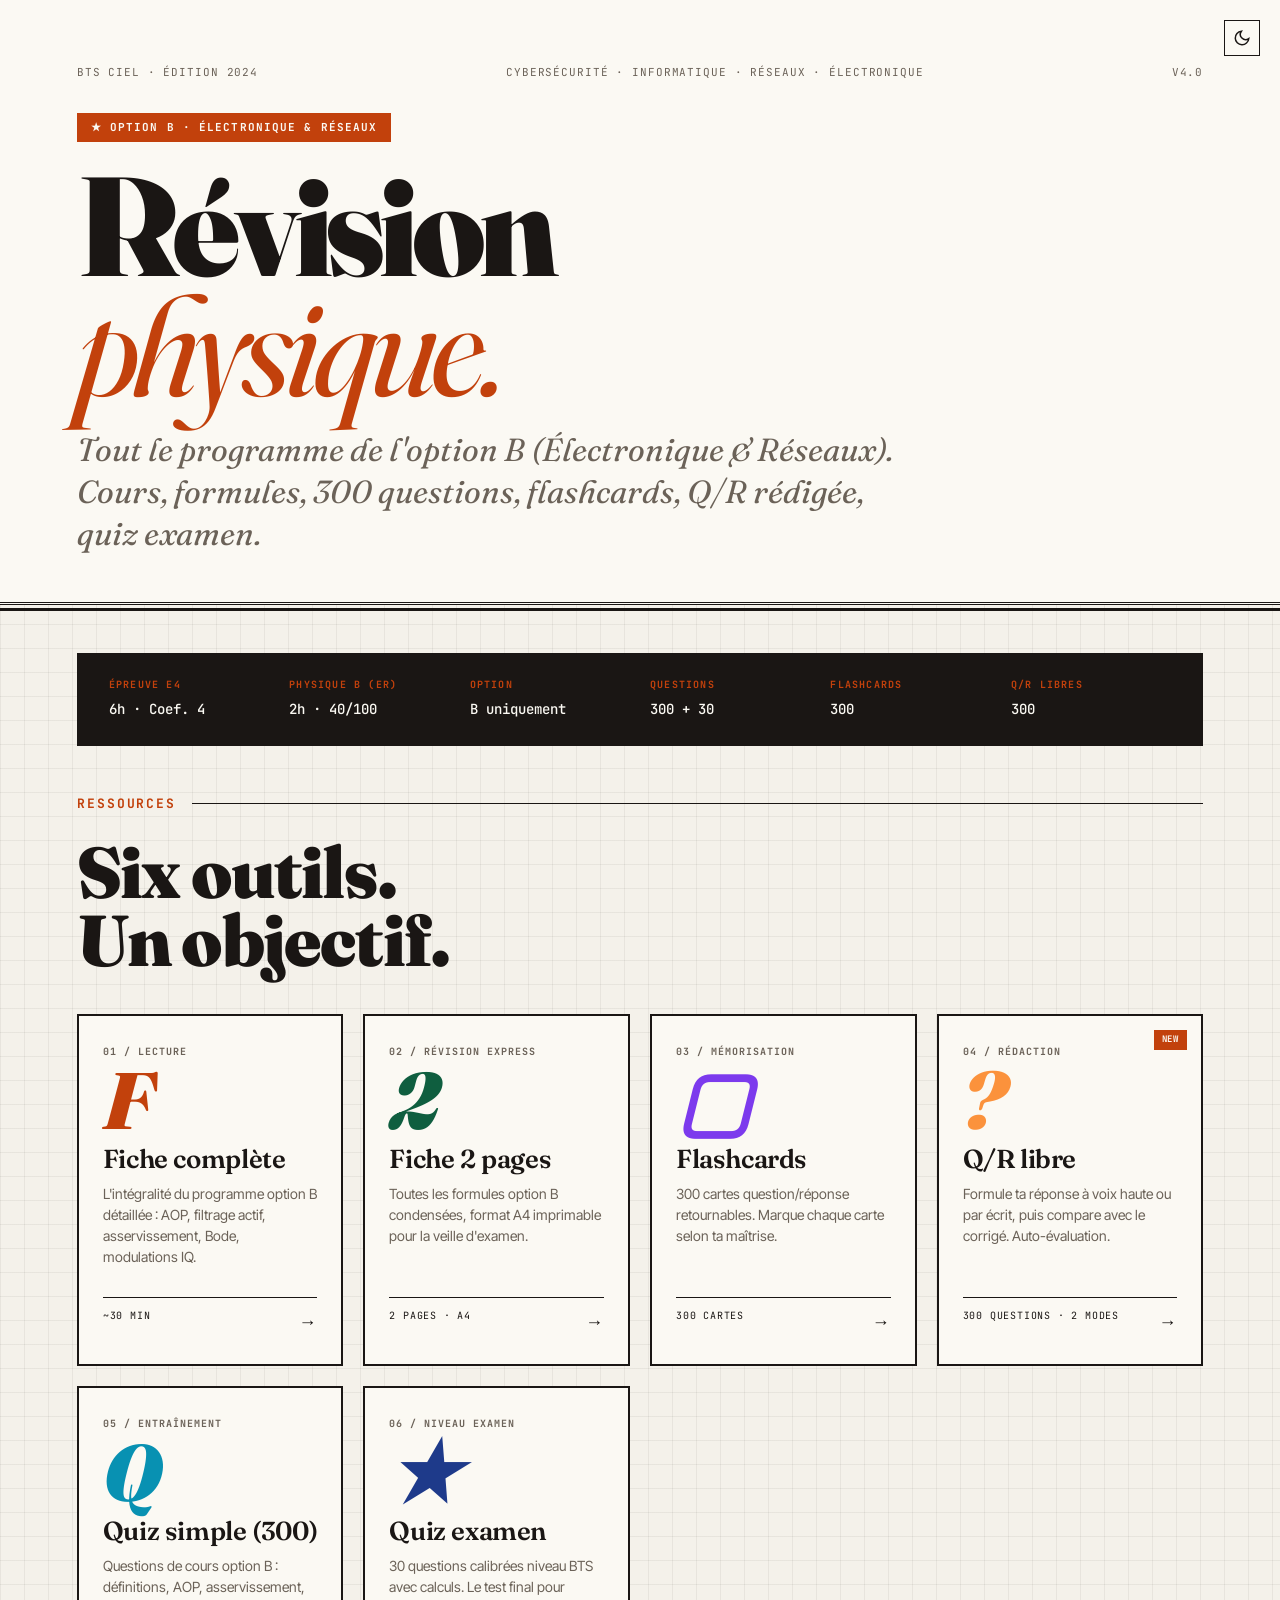
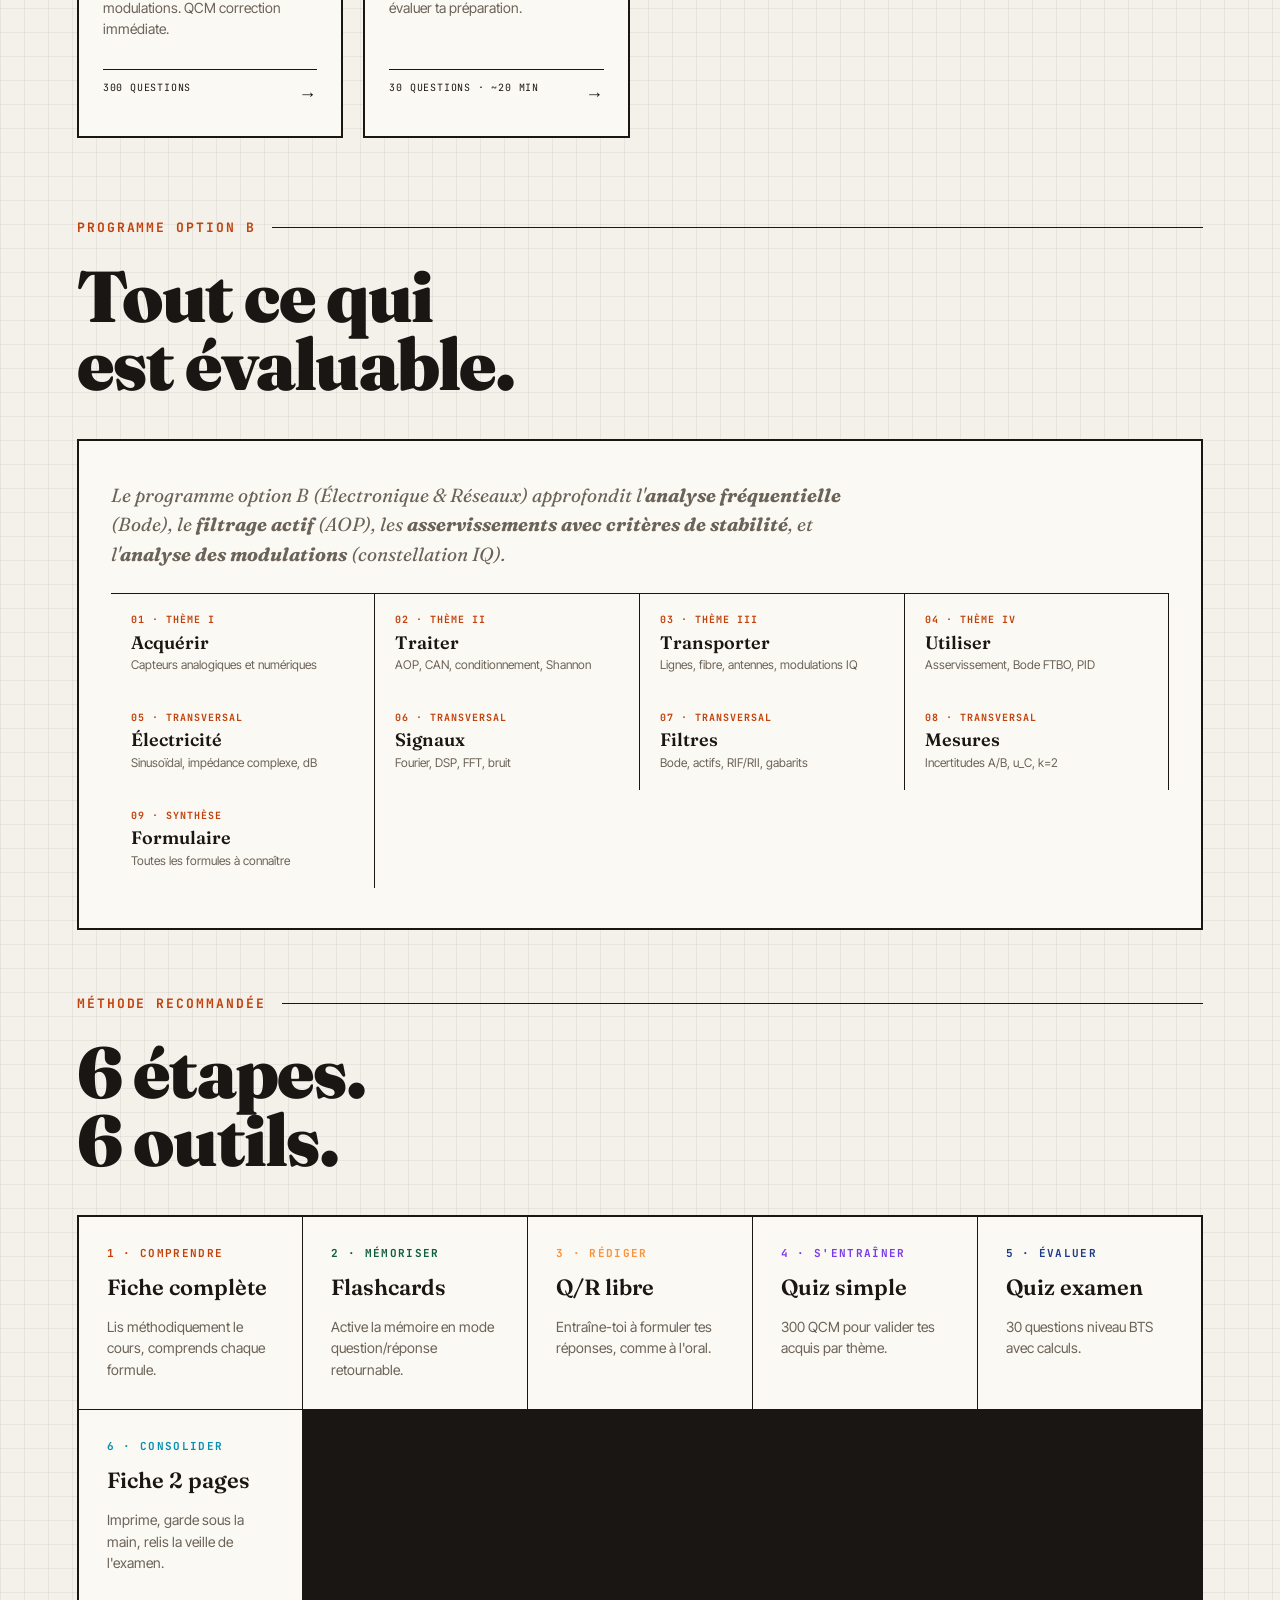
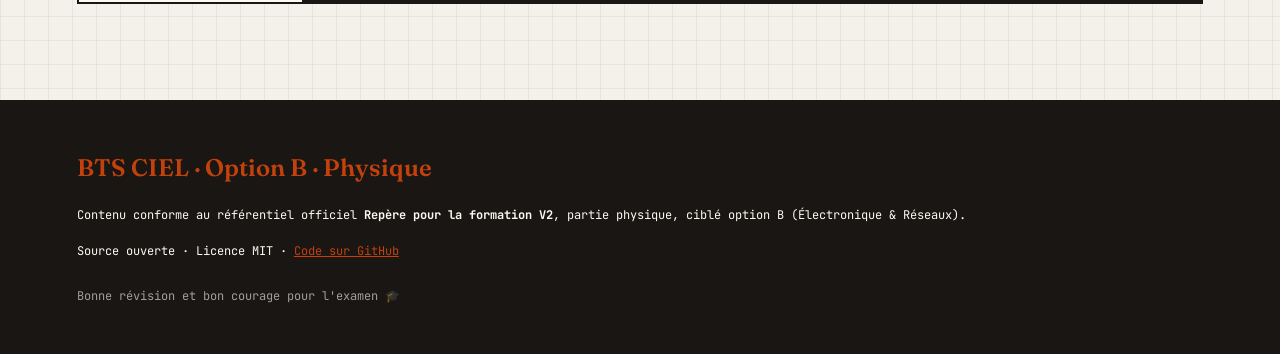
<file: index.html>
<!DOCTYPE html>
<html lang="fr" data-theme="light">
<head>
<meta charset="UTF-8">
<meta name="viewport" content="width=device-width, initial-scale=1.0">
<title>BTS CIEL · Option B · Révision Physique</title>
<script src="theme.js"></script>
<link rel="preconnect" href="https://fonts.googleapis.com">
<link rel="preconnect" href="https://fonts.gstatic.com" crossorigin>
<link rel="stylesheet" href="https://fonts.googleapis.com/css2?family=JetBrains+Mono:wght@400;500;700&family=Fraunces:opsz,wght@9..144,400;9..144,600;9..144,900&family=Inter+Tight:wght@400;500;600;700&display=swap">
<link rel="stylesheet" href="theme.css">
<style>
*{margin:0;padding:0;box-sizing:border-box}
html{scroll-behavior:smooth}
body{
  font-family:'Inter Tight',system-ui,sans-serif;
  line-height:1.55;min-height:100vh;
}

.theme-bar{
  position:fixed;top:20px;right:20px;z-index:50;
}

.masthead{
  border-bottom:3px double var(--border);
  padding:64px 6vw 48px;
  background:var(--paper);
  position:relative;
}
.masthead::before{
  content:'';position:absolute;left:0;right:0;bottom:-9px;height:3px;
  background:var(--border);
}
.masthead-top{
  display:flex;justify-content:space-between;align-items:flex-start;
  font-family:'JetBrains Mono',monospace;font-size:11px;
  letter-spacing:0.08em;text-transform:uppercase;color:var(--muted);
  margin-bottom:32px;flex-wrap:wrap;gap:12px;
}
.option-badge{
  display:inline-block;background:var(--accent);color:var(--paper);
  padding:6px 14px;
  font-family:'JetBrains Mono',monospace;font-size:11px;
  letter-spacing:0.1em;font-weight:700;text-transform:uppercase;
  margin-bottom:24px;
}
h1.title{
  font-family:'Fraunces',serif;font-weight:900;
  font-size:clamp(56px,11vw,160px);
  line-height:0.85;letter-spacing:-0.045em;
  margin-bottom:24px;color:var(--ink);
}
h1.title em{font-style:italic;font-weight:400;color:var(--accent)}
.subtitle{
  font-family:'Fraunces',serif;font-style:italic;
  font-size:clamp(20px,2.5vw,32px);
  color:var(--muted);max-width:820px;line-height:1.3;
}

main{padding:48px 6vw 96px;max-width:1400px;margin:0 auto}

.section-title{
  font-family:'JetBrains Mono',monospace;
  font-size:13px;letter-spacing:0.15em;
  text-transform:uppercase;color:var(--accent);
  margin-bottom:24px;font-weight:700;
  display:flex;align-items:center;gap:16px;
}
.section-title::after{
  content:'';flex:1;height:1px;background:var(--border);
}

h2{
  font-family:'Fraunces',serif;font-weight:900;
  font-size:clamp(40px,6vw,72px);
  letter-spacing:-0.025em;line-height:0.95;
  margin-bottom:40px;color:var(--ink);
}

.info-bar{
  background:var(--ink);color:var(--paper);
  padding:24px 32px;margin-bottom:48px;
  display:grid;
  grid-template-columns:repeat(auto-fit,minmax(140px,1fr));
  gap:20px;
  font-family:'JetBrains Mono',monospace;
}
:root[data-theme="dark"] .info-bar{background:#0a0807}
.info-bar div strong{
  display:block;font-size:10px;letter-spacing:0.12em;
  text-transform:uppercase;color:var(--accent);
  font-weight:700;margin-bottom:4px;
}
.info-bar div span{font-size:14px;font-weight:500}

/* CARDS */
.resource-grid{
  display:grid;
  grid-template-columns:repeat(auto-fit,minmax(260px,1fr));
  gap:20px;margin-bottom:80px;
}
.resource-card{
  background:var(--paper);
  border:2px solid var(--border);
  padding:28px 24px;
  text-decoration:none;color:var(--ink);
  display:flex;flex-direction:column;
  position:relative;overflow:hidden;
  transition:all 0.2s ease;
  min-height:320px;
}
.resource-card:hover{
  transform:translate(-4px,-4px);
  box-shadow:8px 8px 0 var(--border);
}
.resource-card .num{
  font-family:'JetBrains Mono',monospace;
  font-size:10px;letter-spacing:0.1em;
  color:var(--muted);font-weight:700;margin-bottom:8px;
}
.resource-card .icon{
  font-family:'Fraunces',serif;font-weight:900;font-style:italic;
  font-size:80px;line-height:0.8;
  color:var(--accent);margin-bottom:14px;
}
.resource-card.alt-1 .icon{color:var(--accent-2)}
.resource-card.alt-2 .icon{color:var(--accent-3)}
.resource-card.alt-3 .icon{color:var(--accent-4)}
.resource-card.alt-4 .icon{color:var(--accent-5)}
.resource-card.alt-5 .icon{color:var(--warn)}
.resource-card h3{
  font-family:'Fraunces',serif;font-weight:600;
  font-size:26px;line-height:1.05;
  margin-bottom:10px;letter-spacing:-0.015em;
}
.resource-card p{
  color:var(--muted);font-size:14px;line-height:1.5;
  margin-bottom:auto;padding-bottom:16px;
}
.resource-card .meta{
  font-family:'JetBrains Mono',monospace;
  font-size:10px;letter-spacing:0.08em;
  text-transform:uppercase;color:var(--ink);
  border-top:1px solid var(--border);
  padding-top:10px;margin-top:14px;
  display:flex;justify-content:space-between;
}
.resource-card .arrow{
  font-family:'Fraunces',serif;font-size:18px;font-weight:600;
}
.resource-card .badge-new{
  position:absolute;top:14px;right:14px;
  background:var(--accent);color:var(--paper);
  font-family:'JetBrains Mono',monospace;font-size:9px;
  padding:3px 8px;letter-spacing:0.1em;font-weight:700;
}

/* TOC */
.toc-section{
  background:var(--paper);
  border:2px solid var(--border);
  padding:40px 32px;margin-bottom:64px;
}
.toc-grid{
  display:grid;grid-template-columns:repeat(auto-fit,minmax(220px,1fr));
  gap:0;border-top:1px solid var(--border);margin-top:24px;
}
.toc-item{
  padding:18px 20px;
  border-right:1px solid var(--border);
  text-decoration:none;color:var(--ink);
  transition:background 0.15s;
}
.toc-item:hover{background:var(--bg)}
.toc-item .num{
  font-family:'JetBrains Mono',monospace;
  font-size:10px;letter-spacing:0.1em;
  color:var(--accent);font-weight:700;
}
.toc-item .nm{
  font-family:'Fraunces',serif;font-weight:600;
  font-size:18px;margin:4px 0;line-height:1.2;
}
.toc-item .desc{font-size:12px;color:var(--muted);line-height:1.4}

/* METHOD */
.method-row{
  display:grid;grid-template-columns:repeat(auto-fit,minmax(200px,1fr));
  gap:1px;background:var(--border);
  border:2px solid var(--border);margin-top:32px;
}
.method-row > div{background:var(--paper);padding:28px}
.method-row .lbl{
  font-family:'JetBrains Mono',monospace;font-size:11px;
  letter-spacing:0.12em;font-weight:700;margin-bottom:8px;
}
.method-row h4{
  font-family:'Fraunces',serif;font-size:22px;
  font-weight:600;margin-bottom:12px;color:var(--ink);
}
.method-row p{color:var(--muted);font-size:14px;line-height:1.55}

footer{
  background:var(--ink);color:var(--paper);
  padding:48px 6vw;
  font-family:'JetBrains Mono',monospace;font-size:12px;
  line-height:1.7;
}
:root[data-theme="dark"] footer{background:#0a0807}
footer h3{
  color:var(--accent);font-family:'Fraunces',serif;
  font-size:24px;margin-bottom:16px;font-weight:600;
}
footer a{color:var(--accent);text-decoration:underline}

@media (max-width:640px){
  .masthead{padding:40px 5vw 32px}
  main{padding:40px 5vw 64px}
  .toc-item{border-right:none;border-bottom:1px solid var(--border)}
}
</style>
</head>
<body>

<div class="theme-bar">
  <button class="theme-toggle" onclick="toggleTheme()" aria-label="Changer le thème">
    <svg class="sun" viewBox="0 0 24 24" fill="none" stroke="currentColor" stroke-width="2"><circle cx="12" cy="12" r="4"/><path d="M12 2v2M12 20v2M4.93 4.93l1.41 1.41M17.66 17.66l1.41 1.41M2 12h2M20 12h2M4.93 19.07l1.41-1.41M17.66 6.34l1.41-1.41"/></svg>
    <svg class="moon" viewBox="0 0 24 24" fill="none" stroke="currentColor" stroke-width="2"><path d="M21 12.79A9 9 0 1 1 11.21 3 7 7 0 0 0 21 12.79z"/></svg>
  </button>
</div>

<header class="masthead">
  <div class="masthead-top">
    <span>BTS CIEL · Édition 2024</span>
    <span>Cybersécurité · Informatique · Réseaux · Électronique</span>
    <span>v4.0</span>
  </div>
  <div class="option-badge">★ Option B · Électronique &amp; Réseaux</div>
  <h1 class="title">Révision<br><em>physique.</em></h1>
  <p class="subtitle">Tout le programme de l'option B (Électronique &amp; Réseaux). Cours, formules, 300 questions, flashcards, Q/R rédigée, quiz examen.</p>
</header>

<main>

  <div class="info-bar">
    <div><strong>Épreuve E4</strong><span>6h · Coef. 4</span></div>
    <div><strong>Physique B (ER)</strong><span>2h · 40/100</span></div>
    <div><strong>Option</strong><span>B uniquement</span></div>
    <div><strong>Questions</strong><span>300 + 30</span></div>
    <div><strong>Flashcards</strong><span>300</span></div>
    <div><strong>Q/R libres</strong><span>300</span></div>
  </div>

  <!-- RESSOURCES -->
  <div class="section-title">Ressources</div>
  <h2>Six outils.<br>Un objectif.</h2>

  <div class="resource-grid">
    
    <a href="fiche-complete.html" class="resource-card">
      <div class="num">01 / LECTURE</div>
      <div class="icon">F</div>
      <h3>Fiche complète</h3>
      <p>L'intégralité du programme option B détaillée : AOP, filtrage actif, asservissement, Bode, modulations IQ.</p>
      <div class="meta"><span>~30 min</span><span class="arrow">→</span></div>
    </a>

    <a href="fiche-2pages.html" class="resource-card alt-1">
      <div class="num">02 / RÉVISION EXPRESS</div>
      <div class="icon">2</div>
      <h3>Fiche 2 pages</h3>
      <p>Toutes les formules option B condensées, format A4 imprimable pour la veille d'examen.</p>
      <div class="meta"><span>2 pages · A4</span><span class="arrow">→</span></div>
    </a>

    <a href="flashcards.html" class="resource-card alt-3">
      <div class="num">03 / MÉMORISATION</div>
      <div class="icon">▢</div>
      <h3>Flashcards</h3>
      <p>300 cartes question/réponse retournables. Marque chaque carte selon ta maîtrise.</p>
      <div class="meta"><span>300 cartes</span><span class="arrow">→</span></div>
    </a>

    <a href="questions-reponses.html" class="resource-card alt-5">
      <span class="badge-new">NEW</span>
      <div class="num">04 / RÉDACTION</div>
      <div class="icon">?</div>
      <h3>Q/R libre</h3>
      <p>Formule ta réponse à voix haute ou par écrit, puis compare avec le corrigé. Auto-évaluation.</p>
      <div class="meta"><span>300 questions · 2 modes</span><span class="arrow">→</span></div>
    </a>

    <a href="quiz-simple.html" class="resource-card alt-4">
      <div class="num">05 / ENTRAÎNEMENT</div>
      <div class="icon">Q</div>
      <h3>Quiz simple (300)</h3>
      <p>Questions de cours option B : définitions, AOP, asservissement, modulations. QCM correction immédiate.</p>
      <div class="meta"><span>300 questions</span><span class="arrow">→</span></div>
    </a>

    <a href="quiz.html" class="resource-card alt-2">
      <div class="num">06 / NIVEAU EXAMEN</div>
      <div class="icon">★</div>
      <h3>Quiz examen</h3>
      <p>30 questions calibrées niveau BTS avec calculs. Le test final pour évaluer ta préparation.</p>
      <div class="meta"><span>30 questions · ~20 min</span><span class="arrow">→</span></div>
    </a>

  </div>

  <!-- SOMMAIRE -->
  <div class="section-title">Programme option B</div>
  <h2>Tout ce qui<br>est évaluable.</h2>

  <div class="toc-section">
    <p style="font-family:'Fraunces',serif;font-style:italic;font-size:19px;color:var(--muted);max-width:780px;margin-bottom:8px">Le programme option B (Électronique &amp; Réseaux) approfondit l'<strong>analyse fréquentielle</strong> (Bode), le <strong>filtrage actif</strong> (AOP), les <strong>asservissements avec critères de stabilité</strong>, et l'<strong>analyse des modulations</strong> (constellation IQ).</p>
    
    <div class="toc-grid">
      <a href="fiche-complete.html#t1" class="toc-item">
        <div class="num">01 · THÈME I</div>
        <div class="nm">Acquérir</div>
        <div class="desc">Capteurs analogiques et numériques</div>
      </a>
      <a href="fiche-complete.html#t2" class="toc-item">
        <div class="num">02 · THÈME II</div>
        <div class="nm">Traiter</div>
        <div class="desc">AOP, CAN, conditionnement, Shannon</div>
      </a>
      <a href="fiche-complete.html#t3" class="toc-item">
        <div class="num">03 · THÈME III</div>
        <div class="nm">Transporter</div>
        <div class="desc">Lignes, fibre, antennes, modulations IQ</div>
      </a>
      <a href="fiche-complete.html#t4" class="toc-item">
        <div class="num">04 · THÈME IV</div>
        <div class="nm">Utiliser</div>
        <div class="desc">Asservissement, Bode FTBO, PID</div>
      </a>
      <a href="fiche-complete.html#elec" class="toc-item">
        <div class="num">05 · TRANSVERSAL</div>
        <div class="nm">Électricité</div>
        <div class="desc">Sinusoïdal, impédance complexe, dB</div>
      </a>
      <a href="fiche-complete.html#signaux" class="toc-item">
        <div class="num">06 · TRANSVERSAL</div>
        <div class="nm">Signaux</div>
        <div class="desc">Fourier, DSP, FFT, bruit</div>
      </a>
      <a href="fiche-complete.html#filtres" class="toc-item">
        <div class="num">07 · TRANSVERSAL</div>
        <div class="nm">Filtres</div>
        <div class="desc">Bode, actifs, RIF/RII, gabarits</div>
      </a>
      <a href="fiche-complete.html#mesures" class="toc-item">
        <div class="num">08 · TRANSVERSAL</div>
        <div class="nm">Mesures</div>
        <div class="desc">Incertitudes A/B, u_C, k=2</div>
      </a>
      <a href="fiche-complete.html#formules" class="toc-item">
        <div class="num">09 · SYNTHÈSE</div>
        <div class="nm">Formulaire</div>
        <div class="desc">Toutes les formules à connaître</div>
      </a>
    </div>
  </div>

  <!-- MÉTHODE -->
  <div class="section-title">Méthode recommandée</div>
  <h2>6 étapes.<br>6 outils.</h2>

  <div class="method-row">
    <div>
      <div class="lbl" style="color:var(--accent)">1 · COMPRENDRE</div>
      <h4>Fiche complète</h4>
      <p>Lis méthodiquement le cours, comprends chaque formule.</p>
    </div>
    <div>
      <div class="lbl" style="color:var(--accent-2)">2 · MÉMORISER</div>
      <h4>Flashcards</h4>
      <p>Active la mémoire en mode question/réponse retournable.</p>
    </div>
    <div>
      <div class="lbl" style="color:var(--warn)">3 · RÉDIGER</div>
      <h4>Q/R libre</h4>
      <p>Entraîne-toi à formuler tes réponses, comme à l'oral.</p>
    </div>
    <div>
      <div class="lbl" style="color:var(--accent-4)">4 · S'ENTRAÎNER</div>
      <h4>Quiz simple</h4>
      <p>300 QCM pour valider tes acquis par thème.</p>
    </div>
    <div>
      <div class="lbl" style="color:var(--accent-3)">5 · ÉVALUER</div>
      <h4>Quiz examen</h4>
      <p>30 questions niveau BTS avec calculs.</p>
    </div>
    <div>
      <div class="lbl" style="color:var(--accent-5)">6 · CONSOLIDER</div>
      <h4>Fiche 2 pages</h4>
      <p>Imprime, garde sous la main, relis la veille de l'examen.</p>
    </div>
  </div>

</main>

<footer>
  <h3>BTS CIEL · Option B · Physique</h3>
  <p>Contenu conforme au référentiel officiel <strong>Repère pour la formation V2</strong>, partie physique, ciblé option B (Électronique &amp; Réseaux).</p>
  <p style="margin-top:16px">Source ouverte · Licence MIT · <a href="https://github.com/DonaldSe/bts-ciel-revision">Code sur GitHub</a></p>
  <p style="margin-top:24px;opacity:0.6">Bonne révision et bon courage pour l'examen 🎓</p>
</footer>

</body>
</html>
</file>
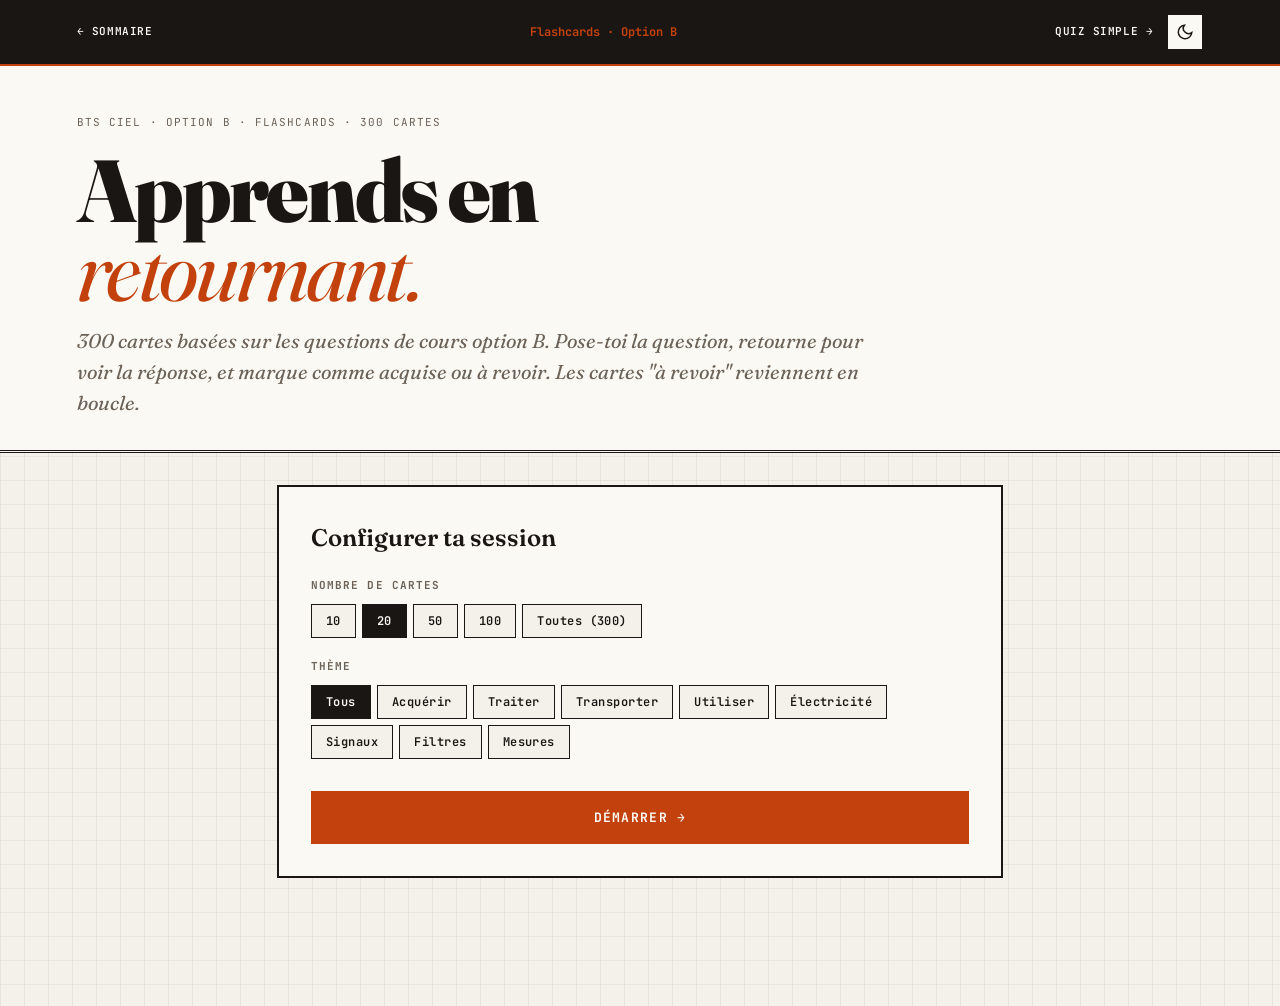
<file: flashcards.html>
<!DOCTYPE html>
<html lang="fr" data-theme="dark">
<head>
<meta charset="UTF-8">
<meta name="viewport" content="width=device-width, initial-scale=1.0">
<title>BTS CIEL · Option B · Flashcards</title>
<script src="theme.js"></script>
<link rel="preconnect" href="https://fonts.googleapis.com">
<link rel="preconnect" href="https://fonts.gstatic.com" crossorigin>
<link rel="stylesheet" href="https://fonts.googleapis.com/css2?family=JetBrains+Mono:wght@400;500;700&family=Fraunces:opsz,wght@9..144,400;9..144,600;9..144,900&family=Inter+Tight:wght@400;500;600;700&display=swap">
<link rel="stylesheet" href="theme.css">
<style>
.legacy-vars{
  --hard:#b91c1c;
}
*{margin:0;padding:0;box-sizing:border-box}
html{scroll-behavior:smooth}
body{
  font-family:'Inter Tight',system-ui,sans-serif;
  background:var(--bg);
  color:var(--ink);
  line-height:1.55;
  min-height:100vh;
  background-image:
    linear-gradient(var(--grid) 1px,transparent 1px),
    linear-gradient(90deg,var(--grid) 1px,transparent 1px);
  background-size:24px 24px;
}
.toolbar{
  position:sticky;top:0;z-index:10;
  background:var(--ink);color:var(--paper);
  padding:14px 6vw;
  display:flex;justify-content:space-between;align-items:center;gap:16px;
  font-family:'JetBrains Mono',monospace;font-size:12px;
  border-bottom:2px solid var(--accent);flex-wrap:wrap;
}
.toolbar a{
  color:var(--paper);text-decoration:none;font-weight:600;
  letter-spacing:0.05em;text-transform:uppercase;font-size:11px;
}
.toolbar a:hover{color:var(--accent)}

.masthead{
  padding:48px 6vw 32px;
  background:var(--paper);
  border-bottom:3px double var(--ink);
}
.masthead .meta{
  font-family:'JetBrains Mono',monospace;font-size:11px;
  letter-spacing:0.1em;text-transform:uppercase;
  color:var(--muted);margin-bottom:20px;
}
h1{
  font-family:'Fraunces',serif;font-weight:900;
  font-size:clamp(40px,7vw,88px);line-height:0.9;
  letter-spacing:-0.03em;margin-bottom:16px;
}
h1 em{font-style:italic;font-weight:400;color:var(--accent)}
.lead{
  font-family:'Fraunces',serif;font-size:20px;
  font-style:italic;color:var(--muted);
  max-width:820px;
}

main{padding:32px 6vw 96px;max-width:880px;margin:0 auto}

/* CONFIG PANEL */
.config{
  background:var(--paper);
  border:2px solid var(--ink);
  padding:32px;margin-bottom:32px;
}
.config h3{
  font-family:'Fraunces',serif;font-size:24px;
  font-weight:600;margin-bottom:20px;
}
.option-group{margin-bottom:20px}
.option-group label{
  display:block;
  font-family:'JetBrains Mono',monospace;font-size:11px;
  text-transform:uppercase;letter-spacing:0.1em;
  color:var(--muted);font-weight:700;margin-bottom:10px;
}
.btn-grid{display:flex;flex-wrap:wrap;gap:6px}
.btn-pick{
  font-family:'JetBrains Mono',monospace;
  background:var(--bg);border:1px solid var(--ink);
  padding:8px 14px;cursor:pointer;font-size:12px;
  font-weight:600;letter-spacing:0.04em;color:var(--ink);
  transition:all 0.15s;
}
.btn-pick:hover{background:var(--ink);color:var(--paper)}
.btn-pick.selected{background:var(--ink);color:var(--paper)}
.btn-start{
  background:var(--accent);color:var(--paper);
  border:none;padding:18px 32px;
  font-family:'JetBrains Mono',monospace;
  font-size:13px;font-weight:700;
  text-transform:uppercase;letter-spacing:0.1em;
  cursor:pointer;width:100%;margin-top:12px;
}
.btn-start:hover{background:var(--ink)}

/* COUNTER */
.counter-bar{
  background:var(--ink);color:var(--paper);
  padding:16px 24px;
  display:grid;grid-template-columns:repeat(4,1fr);
  gap:24px;margin-bottom:24px;
  font-family:'JetBrains Mono',monospace;
  text-align:center;
}
.counter-bar .v{
  font-size:24px;font-weight:700;line-height:1;
  margin-bottom:4px;
}
.counter-bar .l{
  font-size:9px;letter-spacing:0.12em;
  text-transform:uppercase;color:#a39d8e;
}
.counter-bar .acquise{color:var(--success)}
.counter-bar .difficile{color:#fb923c}

/* FLASHCARD */
.card-container{
  perspective:1500px;
  margin-bottom:24px;
  min-height:380px;
}
.card{
  width:100%;min-height:380px;
  position:relative;
  transform-style:preserve-3d;
  transition:transform 0.6s cubic-bezier(0.4, 0, 0.2, 1);
  cursor:pointer;
}
.card.flipped{transform:rotateY(180deg)}
.face{
  position:absolute;
  width:100%;height:100%;min-height:380px;
  backface-visibility:hidden;
  background:var(--paper);
  border:2px solid var(--ink);
  padding:40px 32px;
  display:flex;flex-direction:column;
  justify-content:space-between;
}
.face.back{
  transform:rotateY(180deg);
  background:var(--ink);color:var(--paper);
  border-color:var(--ink);
}

.face .top{
  display:flex;justify-content:space-between;align-items:flex-start;
  margin-bottom:24px;
}
.face .label{
  font-family:'JetBrains Mono',monospace;font-size:10px;
  letter-spacing:0.12em;text-transform:uppercase;
  color:var(--accent);font-weight:700;
}
.face.back .label{color:var(--accent)}
.face .theme-tag{
  font-family:'JetBrains Mono',monospace;font-size:9px;
  padding:3px 10px;background:var(--ink);color:var(--paper);
  letter-spacing:0.08em;text-transform:uppercase;
}
.face.back .theme-tag{background:var(--paper);color:var(--ink)}
.face .theme-tag.t1{background:#fce7f3;color:var(--ink)}
.face .theme-tag.t2{background:#dbeafe;color:var(--ink)}
.face .theme-tag.t3{background:#dcfce7;color:var(--ink)}
.face .theme-tag.t4{background:#fef3c7;color:var(--ink)}

.face .q-text{
  font-family:'Fraunces',serif;font-size:28px;
  font-weight:600;line-height:1.25;
  letter-spacing:-0.015em;
  margin:auto 0;
}
.face .a-text{
  font-family:'Fraunces',serif;font-size:24px;
  font-weight:600;line-height:1.3;
  letter-spacing:-0.01em;margin-bottom:16px;
}
.face .a-explain{
  font-family:'Inter Tight',sans-serif;font-size:15px;
  line-height:1.5;color:#d4d0c4;
  margin:auto 0;
}

.face .flip-hint{
  font-family:'JetBrains Mono',monospace;font-size:10px;
  color:var(--muted);text-align:center;
  letter-spacing:0.08em;text-transform:uppercase;
}
.face.back .flip-hint{color:#a39d8e}

/* ACTIONS */
.actions{
  display:grid;grid-template-columns:1fr 1fr 1fr;
  gap:8px;margin-bottom:16px;
}
.btn-action{
  font-family:'JetBrains Mono',monospace;
  font-size:11px;font-weight:700;
  padding:14px 16px;cursor:pointer;
  text-transform:uppercase;letter-spacing:0.08em;
  border:2px solid var(--ink);background:var(--paper);color:var(--ink);
  transition:all 0.15s;
}
.btn-action:hover{transform:translateY(-2px)}
.btn-action.hard{background:#fef3c7}
.btn-action.hard:hover{background:#fb923c;color:var(--paper)}
.btn-action.again{background:#fecaca}
.btn-action.again:hover{background:var(--hard);color:var(--paper)}
.btn-action.easy{background:#bbf7d0}
.btn-action.easy:hover{background:var(--success);color:var(--paper)}

.nav-row{
  display:flex;gap:8px;justify-content:space-between;
}
.btn-nav{
  flex:1;
  font-family:'JetBrains Mono',monospace;
  font-size:11px;font-weight:700;
  padding:12px 16px;cursor:pointer;
  text-transform:uppercase;letter-spacing:0.08em;
  border:1px solid var(--ink);background:var(--paper);color:var(--ink);
  transition:all 0.15s;
}
.btn-nav:hover{background:var(--ink);color:var(--paper)}
.btn-nav:disabled{opacity:0.3;cursor:not-allowed}
.btn-nav.flip{background:var(--ink);color:var(--paper)}
.btn-nav.flip:hover{background:var(--accent)}

/* SHORTCUTS */
.shortcuts{
  margin-top:24px;padding:20px;
  background:var(--paper);border:1px dashed var(--ink);
  font-family:'JetBrains Mono',monospace;font-size:11px;
  color:var(--muted);line-height:1.8;
}
.shortcuts strong{color:var(--ink)}
.kbd{
  background:var(--ink);color:var(--paper);
  padding:2px 8px;border-radius:3px;
  font-size:10px;font-weight:700;
  display:inline-block;margin:0 2px;
}

/* FINISHED */
.finished{
  background:var(--ink);color:var(--paper);
  padding:48px 32px;text-align:center;
  display:none;
}
.finished.show{display:block}
.finished h2{
  font-family:'Fraunces',serif;font-size:48px;
  font-weight:900;letter-spacing:-0.02em;margin-bottom:16px;
}
.finished h2 em{font-style:italic;color:var(--accent);font-weight:400}
.finished p{font-family:'JetBrains Mono',monospace;color:#d4d0c4;font-size:13px;line-height:1.6;margin-bottom:8px}
.finished button{
  margin-top:24px;background:var(--accent);color:var(--paper);
  border:none;padding:14px 28px;
  font-family:'JetBrains Mono',monospace;
  font-size:12px;text-transform:uppercase;
  letter-spacing:0.1em;font-weight:700;cursor:pointer;
}
.finished button:hover{background:var(--paper);color:var(--ink)}

@media (max-width:640px){
  .masthead{padding:32px 5vw 24px}
  main{padding:24px 5vw 64px}
  .config,.face{padding:24px 20px}
  .face .q-text{font-size:22px}
  .face .a-text{font-size:18px}
  .actions{grid-template-columns:1fr}
  .counter-bar{grid-template-columns:1fr 1fr}
  .counter-bar .v{font-size:18px}
}
</style>
</head>
<body>

<div class="toolbar">
  <a href="index.html">← Sommaire</a>
  <span style="color:var(--accent);font-weight:700">Flashcards · Option B</span>
  <span style="display:flex;align-items:center;gap:14px">
    <a href="quiz-simple.html">Quiz simple →</a>
    <button class="theme-toggle" onclick="toggleTheme()" aria-label="Changer le thème">
      <svg class="sun" viewBox="0 0 24 24" fill="none" stroke="currentColor" stroke-width="2"><circle cx="12" cy="12" r="4"/><path d="M12 2v2M12 20v2M4.93 4.93l1.41 1.41M17.66 17.66l1.41 1.41M2 12h2M20 12h2M4.93 19.07l1.41-1.41M17.66 6.34l1.41-1.41"/></svg>
      <svg class="moon" viewBox="0 0 24 24" fill="none" stroke="currentColor" stroke-width="2"><path d="M21 12.79A9 9 0 1 1 11.21 3 7 7 0 0 0 21 12.79z"/></svg>
    </button>
  </span>
</div>

<header class="masthead">
  <div class="meta">BTS CIEL · Option B · Flashcards · 300 cartes</div>
  <h1>Apprends en<br><em>retournant.</em></h1>
  <p class="lead">300 cartes basées sur les questions de cours option B. Pose-toi la question, retourne pour voir la réponse, et marque comme acquise ou à revoir. Les cartes "à revoir" reviennent en boucle.</p>
</header>

<main>

<!-- CONFIG -->
<div class="config" id="configPanel">
  <h3>Configurer ta session</h3>
  
  <div class="option-group">
    <label>Nombre de cartes</label>
    <div class="btn-grid" id="countPicker">
      <button class="btn-pick" data-count="10">10</button>
      <button class="btn-pick selected" data-count="20">20</button>
      <button class="btn-pick" data-count="50">50</button>
      <button class="btn-pick" data-count="100">100</button>
      <button class="btn-pick" data-count="300">Toutes (300)</button>
    </div>
  </div>

  <div class="option-group">
    <label>Thème</label>
    <div class="btn-grid" id="themePicker">
      <button class="btn-pick selected" data-theme="all">Tous</button>
      <button class="btn-pick" data-theme="T1 · Acquérir">Acquérir</button>
      <button class="btn-pick" data-theme="T2 · Traiter">Traiter</button>
      <button class="btn-pick" data-theme="T3 · Transporter">Transporter</button>
      <button class="btn-pick" data-theme="T4 · Utiliser">Utiliser</button>
      <button class="btn-pick" data-theme="Élec · Lois">Électricité</button>
      <button class="btn-pick" data-theme="Signaux">Signaux</button>
      <button class="btn-pick" data-theme="Filtres">Filtres</button>
      <button class="btn-pick" data-theme="Mesures">Mesures</button>
    </div>
  </div>

  <button class="btn-start" id="startBtn">Démarrer →</button>
</div>

<!-- FLASHCARDS UI -->
<div id="cardsArea" style="display:none">
  
  <div class="counter-bar">
    <div><div class="v" id="cntCurrent">1</div><div class="l">Carte</div></div>
    <div><div class="v" id="cntTotal">20</div><div class="l">Au total</div></div>
    <div><div class="v acquise" id="cntKnown">0</div><div class="l">Acquises</div></div>
    <div><div class="v difficile" id="cntHard">0</div><div class="l">À revoir</div></div>
  </div>

  <div class="card-container">
    <div class="card" id="card" onclick="flipCard()">
      <div class="face front">
        <div class="top">
          <span class="label">Question</span>
          <span class="theme-tag" id="frontTheme">—</span>
        </div>
        <div class="q-text" id="frontText">—</div>
        <div class="flip-hint">↕ Clique pour retourner · Espace</div>
      </div>
      <div class="face back">
        <div class="top">
          <span class="label">Réponse</span>
          <span class="theme-tag" id="backTheme">—</span>
        </div>
        <div>
          <div class="a-text" id="backAnswer">—</div>
          <div class="a-explain" id="backExplain">—</div>
        </div>
        <div class="flip-hint">↕ Clique pour retourner</div>
      </div>
    </div>
  </div>

  <div class="actions" id="actionRow" style="display:none">
    <button class="btn-action again" onclick="markCard('again')">↻ À revoir<br><small>(R)</small></button>
    <button class="btn-action hard" onclick="markCard('hard')">⚠ Difficile<br><small>(H)</small></button>
    <button class="btn-action easy" onclick="markCard('easy')">✓ Acquise<br><small>(A)</small></button>
  </div>

  <div class="nav-row">
    <button class="btn-nav" id="prevBtn" onclick="prevCard()">← Précédente</button>
    <button class="btn-nav flip" onclick="flipCard()">Retourner</button>
    <button class="btn-nav" id="nextBtn" onclick="nextCard()">Suivante →</button>
  </div>

  <div class="shortcuts">
    <strong>Raccourcis :</strong>
    <span class="kbd">Espace</span> retourner ·
    <span class="kbd">←</span> précédente ·
    <span class="kbd">→</span> suivante ·
    <span class="kbd">A</span> acquise ·
    <span class="kbd">H</span> difficile ·
    <span class="kbd">R</span> à revoir
  </div>
</div>

<!-- FINISHED -->
<div class="finished" id="finished">
  <h2>Session <em>terminée</em></h2>
  <p id="finishedMsg">—</p>
  <p style="margin-top:12px"><span id="totalKnown">0</span> cartes acquises sur <span id="totalSeen">0</span></p>
  <button onclick="restartSession()">↻ Nouvelle session</button>
</div>

</main>

<script>
let allCards = [];
let deck = [];          // cartes restantes à voir
let queue = [];         // cartes à revoir (rajoutées à la fin)
let currentCard = null;
let currentIdx = 0;     // index courant dans deck
let isFlipped = false;
let stats = {known: 0, hard: 0, total: 0};
let selectedCount = 20;
let selectedTheme = "all";
let history = [];       // historique pour navigation arrière

// Load data
fetch('quiz-data.json')
  .then(r => r.json())
  .then(data => {
    // Adapter format : question = q, answer = bonne option, explain = explain
    allCards = data.map(q => ({
      q: q.q,
      a: q.options[q.correct],
      explain: q.explain,
      theme: q.theme,
      themeClass: q.themeClass
    }));
  })
  .catch(err => {
    document.getElementById('cardsArea').innerHTML = '<p style="padding:32px;text-align:center;color:var(--hard)">Erreur de chargement. Utilise un serveur local ou GitHub Pages.</p>';
  });

// Pickers
document.querySelectorAll('#countPicker .btn-pick').forEach(b => {
  b.addEventListener('click', () => {
    document.querySelectorAll('#countPicker .btn-pick').forEach(x => x.classList.remove('selected'));
    b.classList.add('selected');
    selectedCount = parseInt(b.dataset.count);
  });
});
document.querySelectorAll('#themePicker .btn-pick').forEach(b => {
  b.addEventListener('click', () => {
    document.querySelectorAll('#themePicker .btn-pick').forEach(x => x.classList.remove('selected'));
    b.classList.add('selected');
    selectedTheme = b.dataset.theme;
  });
});

document.getElementById('startBtn').addEventListener('click', startSession);

function shuffle(array){
  for(let i = array.length - 1; i > 0; i--){
    const j = Math.floor(Math.random() * (i + 1));
    [array[i], array[j]] = [array[j], array[i]];
  }
  return array;
}

function startSession(){
  if(allCards.length === 0){
    alert('Cartes en cours de chargement, réessaie');
    return;
  }
  
  let pool = selectedTheme === "all" 
    ? [...allCards] 
    : allCards.filter(c => c.theme === selectedTheme);
  
  pool = shuffle(pool);
  deck = pool.slice(0, Math.min(selectedCount, pool.length));
  queue = [];
  stats = {known: 0, hard: 0, total: deck.length};
  
  document.getElementById('cntTotal').textContent = stats.total;
  document.getElementById('cntKnown').textContent = '0';
  document.getElementById('cntHard').textContent = '0';
  document.getElementById('finished').classList.remove('show');
  document.getElementById('configPanel').style.display = 'none';
  document.getElementById('cardsArea').style.display = 'block';
  
  nextCard();
  window.scrollTo({top:0, behavior:'smooth'});
}

function showCard(card){
  if(!card){
    finishSession();
    return;
  }
  
  currentCard = card;
  isFlipped = false;
  document.getElementById('card').classList.remove('flipped');
  
  document.getElementById('frontText').textContent = card.q;
  document.getElementById('backAnswer').textContent = card.a;
  document.getElementById('backExplain').textContent = card.explain;
  document.getElementById('frontTheme').textContent = card.theme;
  document.getElementById('backTheme').textContent = card.theme;
  document.getElementById('frontTheme').className = 'theme-tag ' + card.themeClass;
  document.getElementById('backTheme').className = 'theme-tag ' + card.themeClass;
  
  // Update counter
  const seen = stats.known + stats.hard + (deck.length > 0 ? (stats.total - deck.length - queue.length) : 0);
  document.getElementById('cntCurrent').textContent = stats.total - deck.length - queue.length + 1;
  
  // Hide action row until flipped
  document.getElementById('actionRow').style.display = 'none';
  
  // Update nav buttons state
  document.getElementById('prevBtn').disabled = history.length === 0;
}

function flipCard(){
  if(!currentCard) return;
  isFlipped = !isFlipped;
  document.getElementById('card').classList.toggle('flipped', isFlipped);
  document.getElementById('actionRow').style.display = isFlipped ? 'grid' : 'none';
}

function nextCard(){
  if(currentCard){
    history.push(currentCard);  // Ajouter à l'historique
  }
  if(deck.length > 0){
    showCard(deck.shift());
  } else if(queue.length > 0){
    deck = shuffle(queue);
    queue = [];
    showCard(deck.shift());
  } else {
    finishSession();
  }
}

function prevCard(){
  if(history.length === 0) return;  // Rien à revenir
  const prevCard = history.pop();   // Récupérer dernière de l'historique
  deck.unshift(currentCard);        // Remettre la carte actuelle en avant du deck
  showCard(prevCard);               // Afficher la précédente
  isFlipped = false;                // Remettre face avant
}

function markCard(action){
  if(!currentCard) return;
  
  if(action === 'easy'){
    stats.known++;
  } else if(action === 'hard'){
    stats.hard++;
    queue.push(currentCard); // revient plus tard
  } else if(action === 'again'){
    deck.unshift(currentCard); // tout de suite après
  }
  
  document.getElementById('cntKnown').textContent = stats.known;
  document.getElementById('cntHard').textContent = stats.hard;
  
  nextCard();
}

function finishSession(){
  document.getElementById('cardsArea').style.display = 'none';
  const fin = document.getElementById('finished');
  fin.classList.add('show');
  document.getElementById('totalKnown').textContent = stats.known;
  document.getElementById('totalSeen').textContent = stats.total;
  
  const pct = (stats.known / stats.total) * 100;
  let msg;
  if(pct >= 90) msg = "Excellent travail ! Tu maîtrises cette série de cartes.";
  else if(pct >= 70) msg = "Bon résultat. Reviens sur les cartes difficiles plus tard.";
  else msg = "À retravailler — refais une session sur le même thème.";
  document.getElementById('finishedMsg').textContent = msg;
}

function restartSession(){
  document.getElementById('finished').classList.remove('show');
  document.getElementById('configPanel').style.display = 'block';
  window.scrollTo({top:0, behavior:'smooth'});
}

// Keyboard shortcuts
document.addEventListener('keydown', (e) => {
  if(document.getElementById('cardsArea').style.display === 'none') return;
  
  if(e.code === 'Space'){
    e.preventDefault();
    flipCard();
  } else if(e.code === 'ArrowRight'){
    nextCard();
  } else if(e.code === 'ArrowLeft'){
    prevCard();
  } else if(isFlipped){
    if(e.code === 'KeyA'){ markCard('easy'); }
    else if(e.code === 'KeyH'){ markCard('hard'); }
    else if(e.code === 'KeyR'){ markCard('again'); }
  }
});
</script>

</body>
</html>
</file>
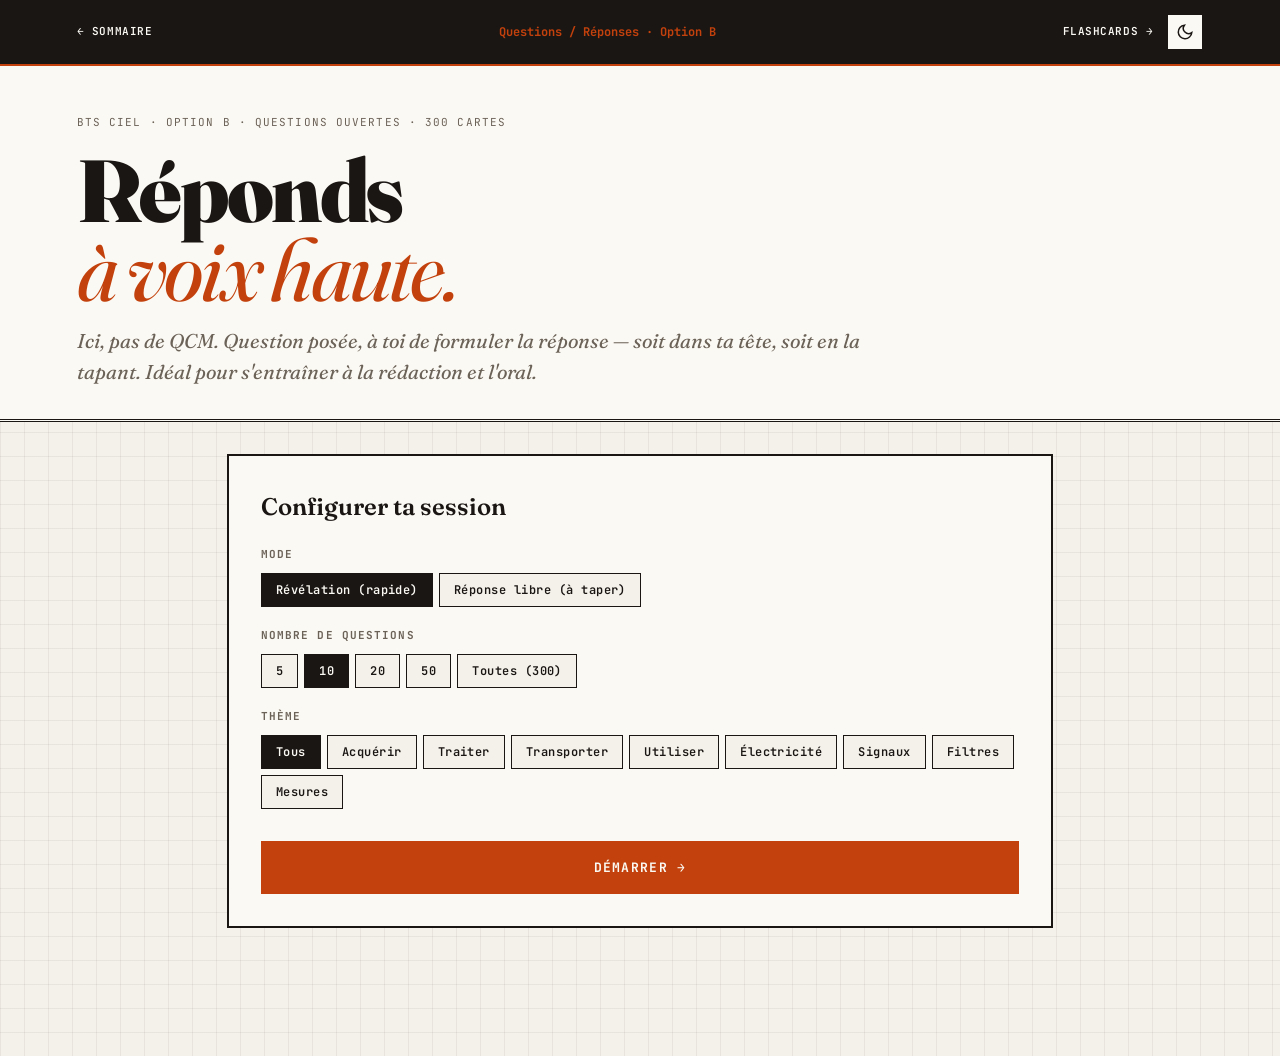
<file: questions-reponses.html>
<!DOCTYPE html>
<html lang="fr" data-theme="light">
<head>
<meta charset="UTF-8">
<meta name="viewport" content="width=device-width, initial-scale=1.0">
<title>BTS CIEL · Questions / Réponses</title>
<script src="theme.js"></script>
<link rel="preconnect" href="https://fonts.googleapis.com">
<link rel="preconnect" href="https://fonts.gstatic.com" crossorigin>
<link rel="stylesheet" href="https://fonts.googleapis.com/css2?family=JetBrains+Mono:wght@400;500;700&family=Fraunces:opsz,wght@9..144,400;9..144,600;9..144,900&family=Inter+Tight:wght@400;500;600;700&display=swap">
<link rel="stylesheet" href="theme.css">
<style>
*{margin:0;padding:0;box-sizing:border-box}
html{scroll-behavior:smooth}
body{
  font-family:'Inter Tight',system-ui,sans-serif;
  line-height:1.55;
  min-height:100vh;
}
.toolbar{
  position:sticky;top:0;z-index:10;
  background:var(--ink);color:var(--paper);
  padding:14px 6vw;
  display:flex;justify-content:space-between;align-items:center;gap:16px;
  font-family:'JetBrains Mono',monospace;font-size:12px;
  border-bottom:2px solid var(--accent);
  flex-wrap:wrap;
}
:root[data-theme="dark"] .toolbar{background:#0a0807}
.toolbar a{
  color:var(--paper);text-decoration:none;font-weight:600;
  letter-spacing:0.05em;text-transform:uppercase;font-size:11px;
}
.toolbar a:hover{color:var(--accent)}
.toolbar .right{display:flex;align-items:center;gap:14px;flex-wrap:wrap}

.masthead{
  padding:48px 6vw 32px;
  background:var(--paper);
  border-bottom:3px double var(--ink);
}
.meta{
  font-family:'JetBrains Mono',monospace;font-size:11px;
  letter-spacing:0.1em;text-transform:uppercase;
  color:var(--muted);margin-bottom:20px;
}
h1{
  font-family:'Fraunces',serif;font-weight:900;
  font-size:clamp(40px,7vw,88px);line-height:0.9;
  letter-spacing:-0.03em;margin-bottom:16px;
}
h1 em{font-style:italic;font-weight:400;color:var(--accent)}
.lead{
  font-family:'Fraunces',serif;font-size:20px;
  font-style:italic;color:var(--muted);
  max-width:820px;
}

main{padding:32px 6vw 96px;max-width:980px;margin:0 auto}

/* CONFIG */
.config{
  background:var(--paper);
  border:2px solid var(--border);
  padding:32px;margin-bottom:32px;
}
.config h3{
  font-family:'Fraunces',serif;font-size:24px;
  font-weight:600;margin-bottom:20px;color:var(--ink);
}
.option-group{margin-bottom:20px}
.option-group label{
  display:block;
  font-family:'JetBrains Mono',monospace;font-size:11px;
  text-transform:uppercase;letter-spacing:0.1em;
  color:var(--muted);font-weight:700;margin-bottom:10px;
}
.btn-grid{display:flex;flex-wrap:wrap;gap:6px}
.btn-pick{
  font-family:'JetBrains Mono',monospace;
  background:var(--bg);border:1px solid var(--border);
  padding:8px 14px;cursor:pointer;font-size:12px;
  font-weight:600;letter-spacing:0.04em;color:var(--ink);
  transition:all 0.15s;
}
.btn-pick:hover{background:var(--ink);color:var(--paper)}
.btn-pick.selected{background:var(--ink);color:var(--paper)}
.btn-start{
  background:var(--accent);color:var(--paper);
  border:none;padding:18px 32px;
  font-family:'JetBrains Mono',monospace;
  font-size:13px;font-weight:700;
  text-transform:uppercase;letter-spacing:0.1em;
  cursor:pointer;width:100%;margin-top:12px;
}
.btn-start:hover{filter:brightness(1.1)}

/* MODE TABS */
.mode-info{
  background:var(--ink);color:var(--paper);
  padding:18px 24px;margin-bottom:16px;
  font-family:'JetBrains Mono',monospace;font-size:12px;
  line-height:1.6;
}
.mode-info strong{color:var(--accent)}

/* COUNTER */
.counter-bar{
  background:var(--ink);color:var(--paper);
  padding:16px 24px;
  display:grid;grid-template-columns:repeat(3,1fr);
  gap:24px;margin-bottom:24px;
  font-family:'JetBrains Mono',monospace;
  text-align:center;
}
.counter-bar .v{font-size:24px;font-weight:700;line-height:1;margin-bottom:4px}
.counter-bar .l{font-size:9px;letter-spacing:0.12em;text-transform:uppercase;color:#a39d8e}
:root[data-theme="dark"] .counter-bar{background:#0a0807}

/* CARD */
.qr-card{
  background:var(--paper);
  border:2px solid var(--border);
  padding:32px;margin-bottom:24px;
}
.q-header{
  display:flex;justify-content:space-between;align-items:flex-start;
  margin-bottom:20px;gap:16px;flex-wrap:wrap;
}
.q-num{
  font-family:'JetBrains Mono',monospace;
  font-size:11px;letter-spacing:0.12em;
  color:var(--accent);font-weight:700;
  text-transform:uppercase;
}
.q-theme{
  font-family:'JetBrains Mono',monospace;font-size:10px;
  padding:3px 10px;background:var(--ink);color:var(--paper);
  letter-spacing:0.08em;text-transform:uppercase;
}
.q-theme.t1{background:var(--tag-t1-bg);color:var(--ink)}
.q-theme.t2{background:var(--tag-t2-bg);color:var(--ink)}
.q-theme.t3{background:var(--tag-t3-bg);color:var(--ink)}
.q-theme.t4{background:var(--tag-t4-bg);color:var(--ink)}
.q-theme.tt{background:var(--accent);color:var(--paper)}

.q-text{
  font-family:'Fraunces',serif;font-size:24px;
  font-weight:600;line-height:1.3;
  letter-spacing:-0.01em;margin-bottom:24px;
  color:var(--ink);
}

/* FREE MODE */
.answer-input{
  width:100%;min-height:140px;
  background:var(--bg);
  border:2px dashed var(--border);
  padding:16px 20px;
  font-family:'Inter Tight',sans-serif;
  font-size:15px;line-height:1.5;
  color:var(--ink);
  resize:vertical;
  margin-bottom:16px;
}
.answer-input:focus{
  outline:none;
  border-color:var(--accent);
  border-style:solid;
}

/* REVEAL MODE / ACTIONS */
.actions-row{
  display:flex;gap:8px;flex-wrap:wrap;
  margin-bottom:8px;
}
.btn-reveal{
  background:var(--accent);color:var(--paper);
  border:none;padding:14px 24px;
  font-family:'JetBrains Mono',monospace;
  font-size:12px;font-weight:700;
  text-transform:uppercase;letter-spacing:0.1em;
  cursor:pointer;flex:1;
  transition:all 0.15s;
}
.btn-reveal:hover{filter:brightness(1.1)}
.btn-reveal.compare{background:var(--accent-3)}

.btn-secondary{
  background:transparent;color:var(--ink);
  border:1px solid var(--border);
  padding:14px 18px;
  font-family:'JetBrains Mono',monospace;
  font-size:11px;font-weight:700;
  text-transform:uppercase;letter-spacing:0.08em;
  cursor:pointer;
  transition:all 0.15s;
}
.btn-secondary:hover{background:var(--ink);color:var(--paper)}

/* ANSWER BLOCK */
.answer-block{
  margin-top:20px;
  background:var(--ink);color:var(--paper);
  padding:24px 28px;
  border-left:4px solid var(--accent);
  display:none;
}
.answer-block.show{display:block;animation:fadeIn 0.3s ease}
@keyframes fadeIn{
  from{opacity:0;transform:translateY(-8px)}
  to{opacity:1;transform:translateY(0)}
}
.answer-block .label{
  font-family:'JetBrains Mono',monospace;font-size:10px;
  color:var(--accent);letter-spacing:0.12em;
  text-transform:uppercase;font-weight:700;margin-bottom:10px;
}
.answer-block .a-text{
  font-family:'Fraunces',serif;font-size:22px;
  font-weight:600;line-height:1.3;
  margin-bottom:12px;
}
.answer-block .a-detail{
  font-family:'Inter Tight',sans-serif;font-size:15px;
  line-height:1.55;
  color:#d4d0c4;
}
:root[data-theme="dark"] .answer-block{
  background:#0a0807;
}

/* SELF-RATE */
.self-rate{
  margin-top:18px;
  padding-top:18px;
  border-top:1px solid var(--paper);
  display:none;
}
.self-rate.show{display:block}
.self-rate .label{
  font-family:'JetBrains Mono',monospace;font-size:10px;
  color:#a39d8e;letter-spacing:0.12em;
  text-transform:uppercase;margin-bottom:10px;
}
.self-rate .buttons{
  display:grid;grid-template-columns:repeat(3,1fr);
  gap:8px;
}
.btn-rate{
  background:var(--paper);color:var(--ink);
  border:none;padding:12px 16px;
  font-family:'JetBrains Mono',monospace;
  font-size:11px;font-weight:700;
  text-transform:uppercase;letter-spacing:0.08em;
  cursor:pointer;
  transition:all 0.15s;
}
.btn-rate:hover{transform:translateY(-2px)}
.btn-rate.bad{background:#fecaca;color:#7f1d1d}
.btn-rate.mid{background:#fef3c7;color:#7c2d12}
.btn-rate.good{background:#bbf7d0;color:#14532d}

/* NAV */
.nav-row{
  display:flex;gap:8px;justify-content:space-between;
  margin-top:16px;
}
.btn-nav{
  flex:1;
  font-family:'JetBrains Mono',monospace;
  font-size:11px;font-weight:700;
  padding:12px 16px;cursor:pointer;
  text-transform:uppercase;letter-spacing:0.08em;
  border:1px solid var(--border);
  background:var(--paper);color:var(--ink);
  transition:all 0.15s;
}
.btn-nav:hover{background:var(--ink);color:var(--paper)}
.btn-nav:disabled{opacity:0.3;cursor:not-allowed}

/* FINISHED */
.finished{
  background:var(--ink);color:var(--paper);
  padding:48px 32px;text-align:center;
  display:none;margin-top:32px;
}
.finished.show{display:block}
.finished h2{
  font-family:'Fraunces',serif;font-size:48px;
  font-weight:900;letter-spacing:-0.02em;margin-bottom:16px;
}
.finished h2 em{font-style:italic;color:var(--accent);font-weight:400}
.finished p{
  font-family:'JetBrains Mono',monospace;
  color:#d4d0c4;font-size:13px;line-height:1.6;
  margin-bottom:8px;
}
.finished button{
  margin-top:24px;background:var(--accent);color:var(--paper);
  border:none;padding:14px 28px;
  font-family:'JetBrains Mono',monospace;
  font-size:12px;text-transform:uppercase;
  letter-spacing:0.1em;font-weight:700;cursor:pointer;
}
:root[data-theme="dark"] .finished{background:#0a0807}

@media (max-width:640px){
  .masthead{padding:32px 5vw 24px}
  main{padding:24px 5vw 64px}
  .config,.qr-card{padding:24px 20px}
  .q-text{font-size:20px}
  .actions-row{flex-direction:column}
  .counter-bar{grid-template-columns:1fr 1fr}
}
</style>
</head>
<body>

<div class="toolbar">
  <a href="index.html">← Sommaire</a>
  <span style="color:var(--accent);font-weight:700">Questions / Réponses · Option B</span>
  <div class="right">
    <a href="flashcards.html">Flashcards →</a>
    <button class="theme-toggle" onclick="toggleTheme()" aria-label="Changer le thème">
      <svg class="sun" viewBox="0 0 24 24" fill="none" stroke="currentColor" stroke-width="2"><circle cx="12" cy="12" r="4"/><path d="M12 2v2M12 20v2M4.93 4.93l1.41 1.41M17.66 17.66l1.41 1.41M2 12h2M20 12h2M4.93 19.07l1.41-1.41M17.66 6.34l1.41-1.41"/></svg>
      <svg class="moon" viewBox="0 0 24 24" fill="none" stroke="currentColor" stroke-width="2"><path d="M21 12.79A9 9 0 1 1 11.21 3 7 7 0 0 0 21 12.79z"/></svg>
    </button>
  </div>
</div>

<header class="masthead">
  <div class="meta">BTS CIEL · Option B · Questions ouvertes · 300 cartes</div>
  <h1>Réponds<br><em>à voix haute.</em></h1>
  <p class="lead">Ici, pas de QCM. Question posée, à toi de formuler la réponse — soit dans ta tête, soit en la tapant. Idéal pour s'entraîner à la rédaction et l'oral.</p>
</header>

<main>

<!-- CONFIG -->
<div class="config" id="configPanel">
  <h3>Configurer ta session</h3>
  
  <div class="option-group">
    <label>Mode</label>
    <div class="btn-grid" id="modePicker">
      <button class="btn-pick selected" data-mode="reveal">Révélation (rapide)</button>
      <button class="btn-pick" data-mode="free">Réponse libre (à taper)</button>
    </div>
  </div>

  <div class="option-group">
    <label>Nombre de questions</label>
    <div class="btn-grid" id="countPicker">
      <button class="btn-pick" data-count="5">5</button>
      <button class="btn-pick selected" data-count="10">10</button>
      <button class="btn-pick" data-count="20">20</button>
      <button class="btn-pick" data-count="50">50</button>
      <button class="btn-pick" data-count="300">Toutes (300)</button>
    </div>
  </div>

  <div class="option-group">
    <label>Thème</label>
    <div class="btn-grid" id="themePicker">
      <button class="btn-pick selected" data-theme="all">Tous</button>
      <button class="btn-pick" data-theme="T1 · Acquérir">Acquérir</button>
      <button class="btn-pick" data-theme="T2 · Traiter">Traiter</button>
      <button class="btn-pick" data-theme="T3 · Transporter">Transporter</button>
      <button class="btn-pick" data-theme="T4 · Utiliser">Utiliser</button>
      <button class="btn-pick" data-theme="Élec · Lois">Électricité</button>
      <button class="btn-pick" data-theme="Signaux">Signaux</button>
      <button class="btn-pick" data-theme="Filtres">Filtres</button>
      <button class="btn-pick" data-theme="Mesures">Mesures</button>
    </div>
  </div>

  <button class="btn-start" id="startBtn">Démarrer →</button>
</div>

<!-- Q/R AREA -->
<div id="qrArea" style="display:none">
  
  <div class="mode-info" id="modeInfo">—</div>
  
  <div class="counter-bar">
    <div><div class="v" id="cntCurrent">1</div><div class="l">Carte</div></div>
    <div><div class="v" id="cntTotal">10</div><div class="l">Au total</div></div>
    <div><div class="v" id="cntGood" style="color:var(--success)">0</div><div class="l">Réussies</div></div>
  </div>

  <div class="qr-card">
    <div class="q-header">
      <span class="q-num" id="qNum">Q 1 / 10</span>
      <span class="q-theme" id="qTheme">—</span>
    </div>
    <div class="q-text" id="qText">—</div>
    
    <!-- FREE INPUT (mode libre seulement) -->
    <textarea id="answerInput" class="answer-input" placeholder="Tape ta réponse ici, puis clique sur 'Voir le corrigé'..." style="display:none"></textarea>
    
    <!-- ACTIONS -->
    <div class="actions-row">
      <button class="btn-reveal" id="revealBtn" onclick="revealAnswer()">Voir le corrigé</button>
      <button class="btn-secondary" onclick="skipCard()">Passer</button>
    </div>
    
    <!-- ANSWER BLOCK -->
    <div class="answer-block" id="answerBlock">
      <div class="label">Corrigé</div>
      <div class="a-text" id="answerText">—</div>
      <div class="a-detail" id="answerDetail">—</div>
      
      <div class="self-rate" id="selfRate">
        <div class="label">Comment évalues-tu ta réponse ?</div>
        <div class="buttons">
          <button class="btn-rate bad" onclick="rateCard('bad')">✗ Ratée</button>
          <button class="btn-rate mid" onclick="rateCard('mid')">~ Partielle</button>
          <button class="btn-rate good" onclick="rateCard('good')">✓ Correcte</button>
        </div>
      </div>
    </div>

    <div class="nav-row" id="navRow" style="display:none">
      <button class="btn-nav" onclick="nextCard()">Question suivante →</button>
    </div>
  </div>
</div>

<!-- FINISHED -->
<div class="finished" id="finished">
  <h2>Session <em>terminée</em></h2>
  <p id="finishedMsg">—</p>
  <p style="margin-top:12px"><span id="totalGood">0</span> bonnes réponses sur <span id="totalSeen">0</span></p>
  <button onclick="restartSession()">↻ Nouvelle session</button>
</div>

</main>

<script>
let allCards = [];
let deck = [];
let currentIdx = 0;
let currentMode = 'reveal';
let selectedCount = 10;
let selectedTheme = 'all';
let stats = {good: 0, mid: 0, bad: 0};

// Load
fetch('quiz-data.json')
  .then(r => r.json())
  .then(data => {
    allCards = data.map(q => ({
      q: q.q,
      a: q.options[q.correct],
      explain: q.explain,
      theme: q.theme,
      themeClass: q.themeClass
    }));
  })
  .catch(() => {
    document.getElementById('qrArea').innerHTML = '<p style="padding:32px;text-align:center;color:var(--error)">Erreur de chargement. Utilise un serveur local ou GitHub Pages.</p>';
  });

// Pickers
['modePicker', 'countPicker', 'themePicker'].forEach(pid => {
  document.querySelectorAll(`#${pid} .btn-pick`).forEach(b => {
    b.addEventListener('click', () => {
      document.querySelectorAll(`#${pid} .btn-pick`).forEach(x => x.classList.remove('selected'));
      b.classList.add('selected');
      if(pid === 'modePicker') currentMode = b.dataset.mode;
      if(pid === 'countPicker') selectedCount = parseInt(b.dataset.count);
      if(pid === 'themePicker') selectedTheme = b.dataset.theme;
    });
  });
});

document.getElementById('startBtn').addEventListener('click', startSession);

function shuffle(arr){
  for(let i = arr.length - 1; i > 0; i--){
    const j = Math.floor(Math.random() * (i + 1));
    [arr[i], arr[j]] = [arr[j], arr[i]];
  }
  return arr;
}

function startSession(){
  if(allCards.length === 0){
    alert('Cartes en chargement, réessaie');
    return;
  }
  
  let pool = selectedTheme === 'all' ? [...allCards] : allCards.filter(c => c.theme === selectedTheme);
  pool = shuffle(pool);
  deck = pool.slice(0, Math.min(selectedCount, pool.length));
  
  currentIdx = 0;
  stats = {good: 0, mid: 0, bad: 0};
  
  document.getElementById('cntTotal').textContent = deck.length;
  document.getElementById('cntGood').textContent = '0';
  document.getElementById('configPanel').style.display = 'none';
  document.getElementById('qrArea').style.display = 'block';
  document.getElementById('finished').classList.remove('show');
  
  if(currentMode === 'free'){
    document.getElementById('modeInfo').innerHTML = '<strong>MODE LIBRE</strong> · Tape ta réponse dans le champ, puis clique sur "Voir le corrigé" pour comparer.';
    document.getElementById('answerInput').style.display = 'block';
  } else {
    document.getElementById('modeInfo').innerHTML = '<strong>MODE RÉVÉLATION</strong> · Pose-toi la question dans ta tête, puis clique sur "Voir le corrigé".';
    document.getElementById('answerInput').style.display = 'none';
  }
  
  showCard();
  window.scrollTo({top:0, behavior:'smooth'});
}

function showCard(){
  if(currentIdx >= deck.length){
    finishSession();
    return;
  }
  
  const c = deck[currentIdx];
  document.getElementById('qNum').textContent = `Q ${currentIdx+1} / ${deck.length}`;
  document.getElementById('qTheme').textContent = c.theme;
  document.getElementById('qTheme').className = 'q-theme ' + c.themeClass;
  document.getElementById('qText').textContent = c.q;
  document.getElementById('answerText').textContent = c.a;
  document.getElementById('answerDetail').textContent = c.explain;
  document.getElementById('cntCurrent').textContent = currentIdx + 1;
  
  // Reset state
  document.getElementById('answerBlock').classList.remove('show');
  document.getElementById('selfRate').classList.remove('show');
  document.getElementById('navRow').style.display = 'none';
  document.getElementById('revealBtn').style.display = 'block';
  if(currentMode === 'free'){
    const input = document.getElementById('answerInput');
    input.value = '';
    input.style.display = 'block';
  }
}

function revealAnswer(){
  document.getElementById('answerBlock').classList.add('show');
  document.getElementById('selfRate').classList.add('show');
  document.getElementById('revealBtn').style.display = 'none';
  if(currentMode === 'free'){
    document.getElementById('answerInput').style.display = 'none';
  }
}

function skipCard(){
  currentIdx++;
  showCard();
}

function rateCard(rating){
  stats[rating]++;
  if(rating === 'good'){
    document.getElementById('cntGood').textContent = stats.good;
  }
  document.getElementById('navRow').style.display = 'flex';
  document.getElementById('selfRate').classList.remove('show');
}

function nextCard(){
  currentIdx++;
  showCard();
}

function finishSession(){
  document.getElementById('qrArea').style.display = 'none';
  const fin = document.getElementById('finished');
  fin.classList.add('show');
  document.getElementById('totalGood').textContent = stats.good;
  document.getElementById('totalSeen').textContent = stats.good + stats.mid + stats.bad;
  
  const total = stats.good + stats.mid + stats.bad;
  const pct = total > 0 ? (stats.good / total) * 100 : 0;
  let msg;
  if(pct >= 90) msg = "Excellente maîtrise ! Tu peux te concentrer sur d'autres thèmes.";
  else if(pct >= 70) msg = "Bon niveau. Reviens sur les partielles et ratées pour consolider.";
  else if(pct >= 50) msg = "À approfondir. Reprends la fiche complète sur les points faibles.";
  else msg = "Il faut bien reprendre les bases avant de retester.";
  document.getElementById('finishedMsg').textContent = msg;
}

function restartSession(){
  document.getElementById('finished').classList.remove('show');
  document.getElementById('configPanel').style.display = 'block';
  window.scrollTo({top:0, behavior:'smooth'});
}
</script>

</body>
</html>
</file>
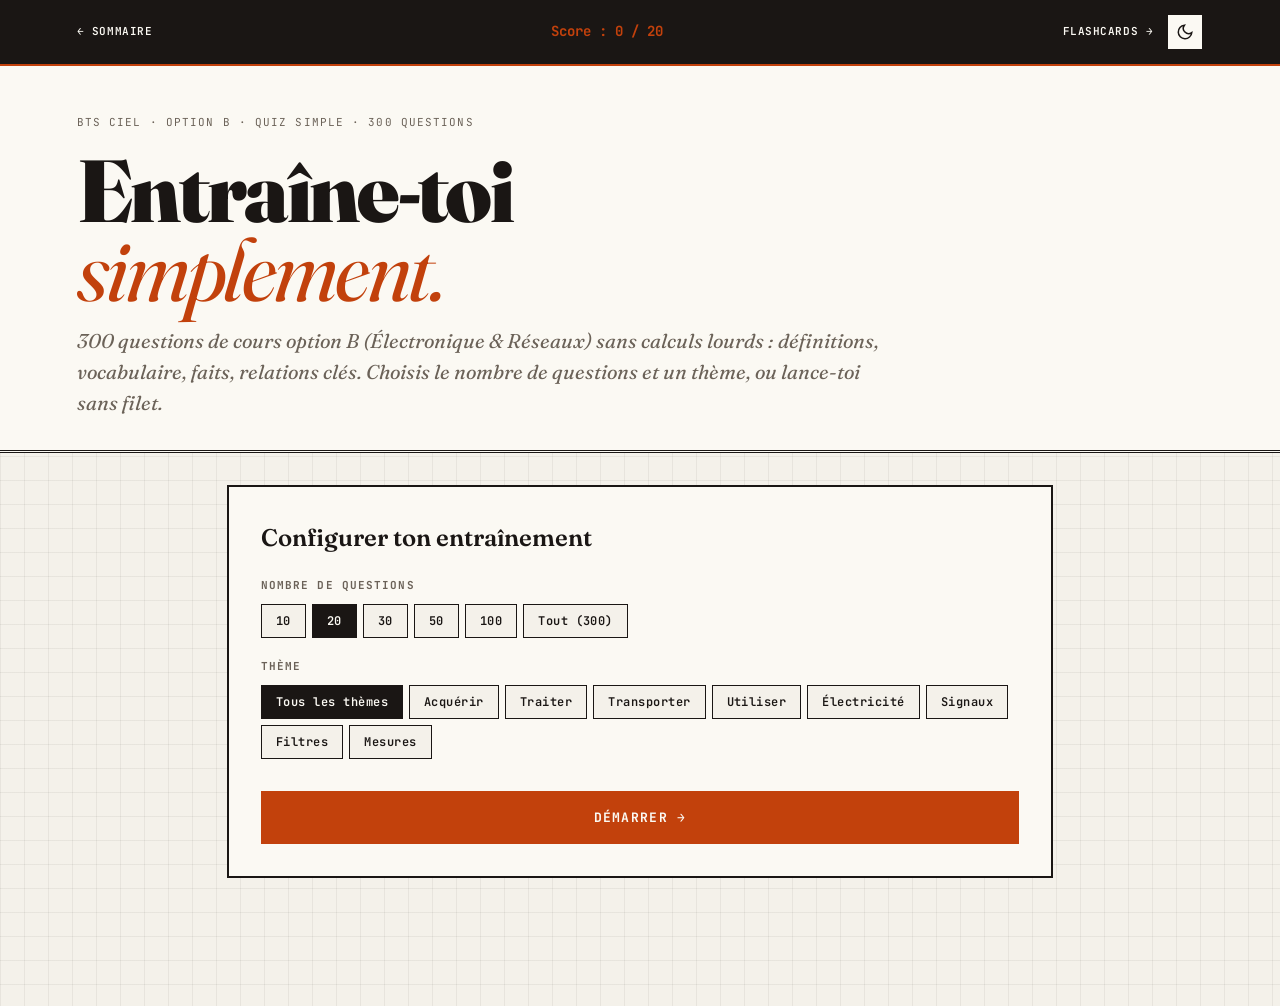
<file: quiz-simple.html>
<!DOCTYPE html>
<html lang="fr" data-theme="light">
<head>
<meta charset="UTF-8">
<meta name="viewport" content="width=device-width, initial-scale=1.0">
<title>BTS CIEL · Option B · Quiz Simple (300)</title>
<script src="theme.js"></script>
<link rel="preconnect" href="https://fonts.googleapis.com">
<link rel="preconnect" href="https://fonts.gstatic.com" crossorigin>
<link rel="stylesheet" href="https://fonts.googleapis.com/css2?family=JetBrains+Mono:wght@400;500;700&family=Fraunces:opsz,wght@9..144,400;9..144,600;9..144,900&family=Inter+Tight:wght@400;500;600;700&display=swap">
<link rel="stylesheet" href="theme.css">
<style>
.legacy-vars{
  --success:#0f5e3f;
  --error:#b91c1c;
}
*{margin:0;padding:0;box-sizing:border-box}
html{scroll-behavior:smooth}
body{
  font-family:'Inter Tight',system-ui,sans-serif;
  background:var(--bg);
  color:var(--ink);
  line-height:1.55;
  min-height:100vh;
  background-image:
    linear-gradient(var(--grid) 1px,transparent 1px),
    linear-gradient(90deg,var(--grid) 1px,transparent 1px);
  background-size:24px 24px;
}
.toolbar{
  position:sticky;top:0;z-index:10;
  background:var(--ink);color:var(--paper);
  padding:14px 6vw;
  display:flex;justify-content:space-between;align-items:center;gap:16px;
  font-family:'JetBrains Mono',monospace;font-size:12px;
  border-bottom:2px solid var(--accent);
  flex-wrap:wrap;
}
.toolbar a{
  color:var(--paper);text-decoration:none;font-weight:600;
  letter-spacing:0.05em;text-transform:uppercase;font-size:11px;
}
.toolbar a:hover{color:var(--accent)}
.toolbar .score{color:var(--accent);font-weight:700;font-size:14px}

.masthead{
  padding:48px 6vw 32px;
  background:var(--paper);
  border-bottom:3px double var(--ink);
}
.masthead .meta{
  font-family:'JetBrains Mono',monospace;font-size:11px;
  letter-spacing:0.1em;text-transform:uppercase;
  color:var(--muted);margin-bottom:20px;
}
h1{
  font-family:'Fraunces',serif;font-weight:900;
  font-size:clamp(40px,7vw,88px);line-height:0.9;
  letter-spacing:-0.03em;margin-bottom:16px;
}
h1 em{font-style:italic;font-weight:400;color:var(--accent)}
.lead{
  font-family:'Fraunces',serif;font-size:20px;
  font-style:italic;color:var(--muted);
  max-width:820px;
}

main{padding:32px 6vw 96px;max-width:980px;margin:0 auto}

/* CONFIG PANEL */
.config{
  background:var(--paper);
  border:2px solid var(--ink);
  padding:32px;margin-bottom:32px;
}
.config h3{
  font-family:'Fraunces',serif;font-size:24px;
  font-weight:600;margin-bottom:20px;
}
.option-group{
  margin-bottom:20px;
}
.option-group label{
  display:block;
  font-family:'JetBrains Mono',monospace;font-size:11px;
  text-transform:uppercase;letter-spacing:0.1em;
  color:var(--muted);font-weight:700;margin-bottom:10px;
}
.btn-grid{
  display:flex;flex-wrap:wrap;gap:6px;
}
.btn-pick{
  font-family:'JetBrains Mono',monospace;
  background:var(--bg);border:1px solid var(--ink);
  padding:8px 14px;cursor:pointer;font-size:12px;
  font-weight:600;letter-spacing:0.04em;
  color:var(--ink);
  transition:all 0.15s;
}
.btn-pick:hover{background:var(--ink);color:var(--paper)}
.btn-pick.selected{
  background:var(--ink);color:var(--paper);
}
.btn-start{
  background:var(--accent);color:var(--paper);
  border:none;padding:18px 32px;
  font-family:'JetBrains Mono',monospace;
  font-size:13px;font-weight:700;
  text-transform:uppercase;letter-spacing:0.1em;
  cursor:pointer;width:100%;
  margin-top:12px;
}
.btn-start:hover{background:var(--ink)}

/* PROGRESS */
.progress-bar{
  background:var(--paper);border:1px solid var(--ink);
  margin-bottom:24px;height:14px;
  overflow:hidden;
}
.progress-fill{
  height:100%;background:var(--accent);
  width:0%;transition:width 0.4s ease;
}
.progress-label{
  font-family:'JetBrains Mono',monospace;
  font-size:11px;color:var(--muted);letter-spacing:0.08em;
  margin-bottom:6px;text-transform:uppercase;
  display:flex;justify-content:space-between;
}

/* QUESTION */
.question{
  background:var(--paper);
  border:2px solid var(--ink);
  padding:32px;margin-bottom:24px;
  scroll-margin-top:80px;
}
.q-header{
  display:flex;justify-content:space-between;align-items:flex-start;
  margin-bottom:16px;gap:16px;flex-wrap:wrap;
}
.q-num{
  font-family:'JetBrains Mono',monospace;
  font-size:11px;letter-spacing:0.12em;
  color:var(--accent);font-weight:700;
  text-transform:uppercase;
}
.q-theme{
  font-family:'JetBrains Mono',monospace;font-size:10px;
  padding:3px 10px;background:var(--ink);color:var(--paper);
  letter-spacing:0.08em;text-transform:uppercase;
}
.q-theme.t1{background:#fce7f3;color:var(--ink)}
.q-theme.t2{background:#dbeafe;color:var(--ink)}
.q-theme.t3{background:#dcfce7;color:var(--ink)}
.q-theme.t4{background:#fef3c7;color:var(--ink)}
.q-theme.tt{background:var(--accent);color:var(--paper)}

.q-text{
  font-family:'Fraunces',serif;font-size:22px;
  font-weight:600;line-height:1.3;
  letter-spacing:-0.01em;margin-bottom:24px;
}

.options{display:flex;flex-direction:column;gap:8px}
.option{
  background:var(--bg);
  border:1px solid var(--ink);
  padding:14px 18px;cursor:pointer;
  display:flex;align-items:center;gap:12px;
  transition:all 0.15s;font-size:15px;line-height:1.4;
  text-align:left;font-family:inherit;color:var(--ink);
}
.option:hover{background:var(--paper);transform:translateX(4px)}
.option .key{
  font-family:'JetBrains Mono',monospace;
  font-weight:700;font-size:13px;
  border:1px solid var(--ink);
  width:28px;height:28px;
  display:flex;align-items:center;justify-content:center;
  background:var(--paper);flex-shrink:0;
}
.option:hover .key{background:var(--ink);color:var(--paper)}
.option.correct{background:var(--success);color:var(--paper);border-color:var(--success)}
.option.correct .key{background:var(--paper);color:var(--success)}
.option.wrong{background:var(--error);color:var(--paper);border-color:var(--error)}
.option.wrong .key{background:var(--paper);color:var(--error)}
.option.disabled{cursor:not-allowed;pointer-events:none}

.explanation{
  margin-top:20px;
  background:var(--ink);color:var(--paper);
  padding:20px 24px;
  border-left:4px solid var(--accent);
  display:none;
}
.explanation.show{display:block;animation:fadeIn 0.3s ease}
@keyframes fadeIn{from{opacity:0;transform:translateY(-8px)}to{opacity:1;transform:translateY(0)}}
.explanation .label{
  font-family:'JetBrains Mono',monospace;font-size:10px;
  color:var(--accent);letter-spacing:0.12em;
  text-transform:uppercase;font-weight:700;margin-bottom:8px;
}
.explanation .text{
  font-family:'Fraunces',serif;font-size:16px;line-height:1.5;
}

.next-btn{
  margin-top:16px;
  background:var(--ink);color:var(--paper);
  border:none;padding:12px 24px;
  font-family:'JetBrains Mono',monospace;
  font-size:11px;font-weight:700;
  text-transform:uppercase;letter-spacing:0.1em;
  cursor:pointer;
  display:none;
}
.next-btn:hover{background:var(--accent)}
.next-btn.show{display:inline-block}

/* RESULT */
.result{
  background:var(--ink);color:var(--paper);
  padding:48px 32px;text-align:center;
  margin-top:32px;display:none;
}
.result.show{display:block}
.result .num{
  font-family:'Fraunces',serif;font-weight:900;
  font-size:96px;line-height:1;color:var(--accent);
}
.result h2{
  font-family:'Fraunces',serif;font-size:36px;
  font-weight:600;font-style:italic;
  margin:8px 0 16px;
}
.result p{
  font-family:'JetBrains Mono',monospace;font-size:13px;
  line-height:1.6;color:#d4d0c4;max-width:600px;margin:0 auto;
}
.result button{
  margin-top:24px;
  background:var(--accent);color:var(--paper);
  border:none;padding:14px 28px;
  font-family:'JetBrains Mono',monospace;
  font-size:12px;text-transform:uppercase;
  letter-spacing:0.1em;font-weight:700;cursor:pointer;
}
.result button:hover{background:var(--paper);color:var(--ink)}

.loader{
  text-align:center;padding:48px;
  font-family:'JetBrains Mono',monospace;color:var(--muted);
}

@media (max-width:640px){
  .masthead{padding:32px 5vw 24px}
  main{padding:24px 5vw 64px}
  .question,.config{padding:24px 20px}
  .q-text{font-size:18px}
}
</style>
</head>
<body>

<div class="toolbar">
  <a href="index.html">← Sommaire</a>
  <span class="score">Score : <span id="liveScore">0</span> / <span id="liveTotal">—</span></span>
  <span style="display:flex;align-items:center;gap:14px">
    <a href="flashcards.html">Flashcards →</a>
    <button class="theme-toggle" onclick="toggleTheme()" aria-label="Changer le thème">
      <svg class="sun" viewBox="0 0 24 24" fill="none" stroke="currentColor" stroke-width="2"><circle cx="12" cy="12" r="4"/><path d="M12 2v2M12 20v2M4.93 4.93l1.41 1.41M17.66 17.66l1.41 1.41M2 12h2M20 12h2M4.93 19.07l1.41-1.41M17.66 6.34l1.41-1.41"/></svg>
      <svg class="moon" viewBox="0 0 24 24" fill="none" stroke="currentColor" stroke-width="2"><path d="M21 12.79A9 9 0 1 1 11.21 3 7 7 0 0 0 21 12.79z"/></svg>
    </button>
  </span>
</div>

<header class="masthead">
  <div class="meta">BTS CIEL · Option B · Quiz simple · 300 questions</div>
  <h1>Entraîne-toi<br><em>simplement.</em></h1>
  <p class="lead">300 questions de cours option B (Électronique &amp; Réseaux) sans calculs lourds : définitions, vocabulaire, faits, relations clés. Choisis le nombre de questions et un thème, ou lance-toi sans filet.</p>
</header>

<main>

<div class="config" id="configPanel">
  <h3>Configurer ton entraînement</h3>
  
  <div class="option-group">
    <label>Nombre de questions</label>
    <div class="btn-grid" id="countPicker">
      <button class="btn-pick" data-count="10">10</button>
      <button class="btn-pick selected" data-count="20">20</button>
      <button class="btn-pick" data-count="30">30</button>
      <button class="btn-pick" data-count="50">50</button>
      <button class="btn-pick" data-count="100">100</button>
      <button class="btn-pick" data-count="300">Tout (300)</button>
    </div>
  </div>

  <div class="option-group">
    <label>Thème</label>
    <div class="btn-grid" id="themePicker">
      <button class="btn-pick selected" data-theme="all">Tous les thèmes</button>
      <button class="btn-pick" data-theme="T1 · Acquérir">Acquérir</button>
      <button class="btn-pick" data-theme="T2 · Traiter">Traiter</button>
      <button class="btn-pick" data-theme="T3 · Transporter">Transporter</button>
      <button class="btn-pick" data-theme="T4 · Utiliser">Utiliser</button>
      <button class="btn-pick" data-theme="Élec · Lois">Électricité</button>
      <button class="btn-pick" data-theme="Signaux">Signaux</button>
      <button class="btn-pick" data-theme="Filtres">Filtres</button>
      <button class="btn-pick" data-theme="Mesures">Mesures</button>
    </div>
  </div>

  <button class="btn-start" id="startBtn">Démarrer →</button>
</div>

<div id="quizArea" style="display:none">
  <div class="progress-label">
    <span>Progression</span>
    <span id="progressText">0 / 0 répondues</span>
  </div>
  <div class="progress-bar"><div class="progress-fill" id="progressFill"></div></div>
  <div id="quizContainer"></div>
</div>

<div class="result" id="result">
  <div class="num" id="finalScore">0</div>
  <h2 id="resultTitle">Résultat</h2>
  <p id="resultMessage">—</p>
  <button onclick="restartQuiz()">↻ Nouveau quiz</button>
</div>

</main>

<script>
let allQuestions = [];
let selectedQuestions = [];
let currentScore = 0;
let answeredCount = 0;
let answered = [];
let selectedCount = 20;
let selectedTheme = "all";

// Load quiz data
fetch('quiz-data.json')
  .then(r => r.json())
  .then(data => {
    allQuestions = data;
    document.getElementById('liveTotal').textContent = '20';
  })
  .catch(err => {
    // Fallback: load inline data if fetch fails (e.g. file:// protocol)
    if(typeof QUIZ_DATA !== 'undefined'){
      allQuestions = QUIZ_DATA;
    } else {
      document.getElementById('quizArea').innerHTML = '<p style="padding:32px;text-align:center;color:var(--error)">Erreur de chargement des questions. Ouvre via un serveur local ou GitHub Pages.</p>';
    }
  });

// Pickers
document.querySelectorAll('#countPicker .btn-pick').forEach(b => {
  b.addEventListener('click', () => {
    document.querySelectorAll('#countPicker .btn-pick').forEach(x => x.classList.remove('selected'));
    b.classList.add('selected');
    selectedCount = parseInt(b.dataset.count);
  });
});
document.querySelectorAll('#themePicker .btn-pick').forEach(b => {
  b.addEventListener('click', () => {
    document.querySelectorAll('#themePicker .btn-pick').forEach(x => x.classList.remove('selected'));
    b.classList.add('selected');
    selectedTheme = b.dataset.theme;
  });
});

document.getElementById('startBtn').addEventListener('click', startQuiz);

function shuffle(array){
  for(let i = array.length - 1; i > 0; i--){
    const j = Math.floor(Math.random() * (i + 1));
    [array[i], array[j]] = [array[j], array[i]];
  }
  return array;
}

function startQuiz(){
  if(allQuestions.length === 0){
    alert('Les questions chargent encore, réessaie dans 1 seconde');
    return;
  }
  
  // Filter by theme
  let pool = selectedTheme === "all" 
    ? [...allQuestions] 
    : allQuestions.filter(q => q.theme === selectedTheme);
  
  // Shuffle and take N
  pool = shuffle(pool);
  selectedQuestions = pool.slice(0, Math.min(selectedCount, pool.length));
  
  // Reset
  currentScore = 0;
  answeredCount = 0;
  answered = new Array(selectedQuestions.length).fill(false);
  document.getElementById('liveScore').textContent = '0';
  document.getElementById('liveTotal').textContent = selectedQuestions.length;
  document.getElementById('progressFill').style.width = '0%';
  document.getElementById('progressText').textContent = `0 / ${selectedQuestions.length} répondues`;
  document.getElementById('result').classList.remove('show');
  document.getElementById('configPanel').style.display = 'none';
  document.getElementById('quizArea').style.display = 'block';
  
  renderQuiz();
  window.scrollTo({top:0, behavior:'smooth'});
}

function renderQuiz(){
  const container = document.getElementById('quizContainer');
  container.innerHTML = '';
  selectedQuestions.forEach((q, i) => {
    const card = document.createElement('div');
    card.className = 'question';
    card.id = `q${i}`;
    card.innerHTML = `
      <div class="q-header">
        <span class="q-num">Q ${i+1} / ${selectedQuestions.length}</span>
        <span class="q-theme ${q.themeClass}">${q.theme}</span>
      </div>
      <div class="q-text">${q.q}</div>
      <div class="options">
        ${q.options.map((opt, j) => `
          <button class="option" data-q="${i}" data-opt="${j}">
            <span class="key">${String.fromCharCode(65+j)}</span>
            <span>${opt}</span>
          </button>
        `).join('')}
      </div>
      <div class="explanation" id="exp${i}">
        <div class="label">Explication</div>
        <div class="text">${q.explain}</div>
      </div>
      <button class="next-btn" data-next="${i}" onclick="goToNext(${i})">Question suivante →</button>
    `;
    container.appendChild(card);
  });

  document.querySelectorAll('.option').forEach(btn => {
    btn.addEventListener('click', handleAnswer);
  });
}

function goToNext(i){
  const nextEl = document.getElementById(`q${i+1}`);
  if(nextEl){
    nextEl.scrollIntoView({behavior:'smooth', block:'start'});
  } else {
    showResult();
  }
}

function handleAnswer(e){
  const btn = e.currentTarget;
  const qIdx = parseInt(btn.dataset.q);
  const optIdx = parseInt(btn.dataset.opt);
  
  if(answered[qIdx]) return;
  answered[qIdx] = true;
  answeredCount++;
  
  const q = selectedQuestions[qIdx];
  const allOpts = document.querySelectorAll(`.option[data-q="${qIdx}"]`);
  
  allOpts.forEach((opt, i) => {
    opt.classList.add('disabled');
    if(i === q.correct){
      opt.classList.add('correct');
    } else if(i === optIdx){
      opt.classList.add('wrong');
    }
  });
  
  if(optIdx === q.correct){
    currentScore++;
    document.getElementById('liveScore').textContent = currentScore;
  }
  
  document.getElementById(`exp${qIdx}`).classList.add('show');
  document.querySelector(`.next-btn[data-next="${qIdx}"]`).classList.add('show');
  
  const pct = (answeredCount / selectedQuestions.length) * 100;
  document.getElementById('progressFill').style.width = pct + '%';
  document.getElementById('progressText').textContent = `${answeredCount} / ${selectedQuestions.length} répondues`;
  
  if(answeredCount === selectedQuestions.length){
    setTimeout(showResult, 1500);
  }
}

function showResult(){
  const result = document.getElementById('result');
  const finalScore = document.getElementById('finalScore');
  const title = document.getElementById('resultTitle');
  const msg = document.getElementById('resultMessage');
  
  const pct = (currentScore / selectedQuestions.length) * 100;
  finalScore.textContent = `${currentScore} / ${selectedQuestions.length}`;
  
  if(pct >= 90){
    title.textContent = 'Excellent !';
    msg.textContent = "Tu maîtrises ces notions. Essaie un autre thème ou augmente le nombre de questions.";
  } else if(pct >= 75){
    title.textContent = 'Très bien';
    msg.textContent = "Solide ! Quelques points à consolider. Refais le quiz pour viser 90%.";
  } else if(pct >= 50){
    title.textContent = 'En progression';
    msg.textContent = "Tu connais déjà certaines notions. Reprends la fiche complète sur les points faibles.";
  } else {
    title.textContent = 'À retravailler';
    msg.textContent = "Repars de la fiche complète pour bien acquérir les bases avant de retester.";
  }
  
  result.classList.add('show');
  result.scrollIntoView({behavior:'smooth', block:'center'});
}

function restartQuiz(){
  document.getElementById('result').classList.remove('show');
  document.getElementById('quizArea').style.display = 'none';
  document.getElementById('configPanel').style.display = 'block';
  window.scrollTo({top:0, behavior:'smooth'});
}
</script>

</body>
</html>
</file>
<file: theme.css>
/* ==========================================
   BTS CIEL — Thème partagé (light + dark)
   ========================================== */

:root,
:root[data-theme="light"]{
  --bg:#f4f1ea;
  --paper:#fbf9f3;
  --ink:#1a1614;
  --accent:#c2410c;
  --accent-2:#0f5e3f;
  --accent-3:#1e3a8a;
  --accent-4:#7c3aed;
  --accent-5:#0891b2;
  --muted:#6b6258;
  --grid:rgba(26,22,20,0.06);
  --border:#1a1614;
  --shadow:rgba(0,0,0,0.15);
  --success:#0f5e3f;
  --error:#b91c1c;
  --warn:#fb923c;
  
  /* Theme-specific colors for tags */
  --tag-t1-bg:#fce7f3;
  --tag-t2-bg:#dbeafe;
  --tag-t3-bg:#dcfce7;
  --tag-t4-bg:#fef3c7;
}

:root[data-theme="dark"]{
  --bg:#1a1614;
  --paper:#262220;
  --ink:#f4f1ea;
  --accent:#fb923c;
  --accent-2:#34d399;
  --accent-3:#60a5fa;
  --accent-4:#a78bfa;
  --accent-5:#22d3ee;
  --muted:#a39d8e;
  --grid:rgba(244,241,234,0.04);
  --border:#3f3a36;
  --shadow:rgba(0,0,0,0.5);
  --success:#34d399;
  --error:#f87171;
  --warn:#fb923c;
  
  /* Tags adaptés au sombre */
  --tag-t1-bg:#831843;
  --tag-t2-bg:#1e3a8a;
  --tag-t3-bg:#14532d;
  --tag-t4-bg:#78350f;
}

/* Body utilise les variables */
body{
  background:var(--bg);
  color:var(--ink);
  background-image:
    linear-gradient(var(--grid) 1px,transparent 1px),
    linear-gradient(90deg,var(--grid) 1px,transparent 1px);
  background-size:24px 24px;
  transition:background-color 0.25s ease, color 0.25s ease;
}

/* THEME TOGGLE BUTTON */
.theme-toggle{
  background:var(--paper);
  border:1px solid var(--border);
  color:var(--ink);
  width:36px;height:36px;
  display:inline-flex;align-items:center;justify-content:center;
  cursor:pointer;
  font-size:16px;
  font-family:inherit;
  transition:all 0.2s ease;
  flex-shrink:0;
}
.theme-toggle:hover{
  background:var(--accent);
  border-color:var(--accent);
  color:var(--paper);
}
.theme-toggle svg{
  width:18px;height:18px;
}
:root[data-theme="dark"] .theme-toggle .sun{display:block}
:root[data-theme="dark"] .theme-toggle .moon{display:none}
:root[data-theme="light"] .theme-toggle .sun{display:none}
:root[data-theme="light"] .theme-toggle .moon{display:block}
/* default = light */
.theme-toggle .sun{display:none}
.theme-toggle .moon{display:block}

/* Toolbar dark adjustments */
:root[data-theme="dark"] .toolbar{
  background:#0a0807;
  border-bottom-color:var(--accent);
}
:root[data-theme="dark"] .toolbar .theme-toggle{
  background:transparent;
  border-color:var(--paper);
  color:var(--paper);
}
:root[data-theme="dark"] .toolbar .theme-toggle:hover{
  background:var(--accent);
  border-color:var(--accent);
}
</file>
